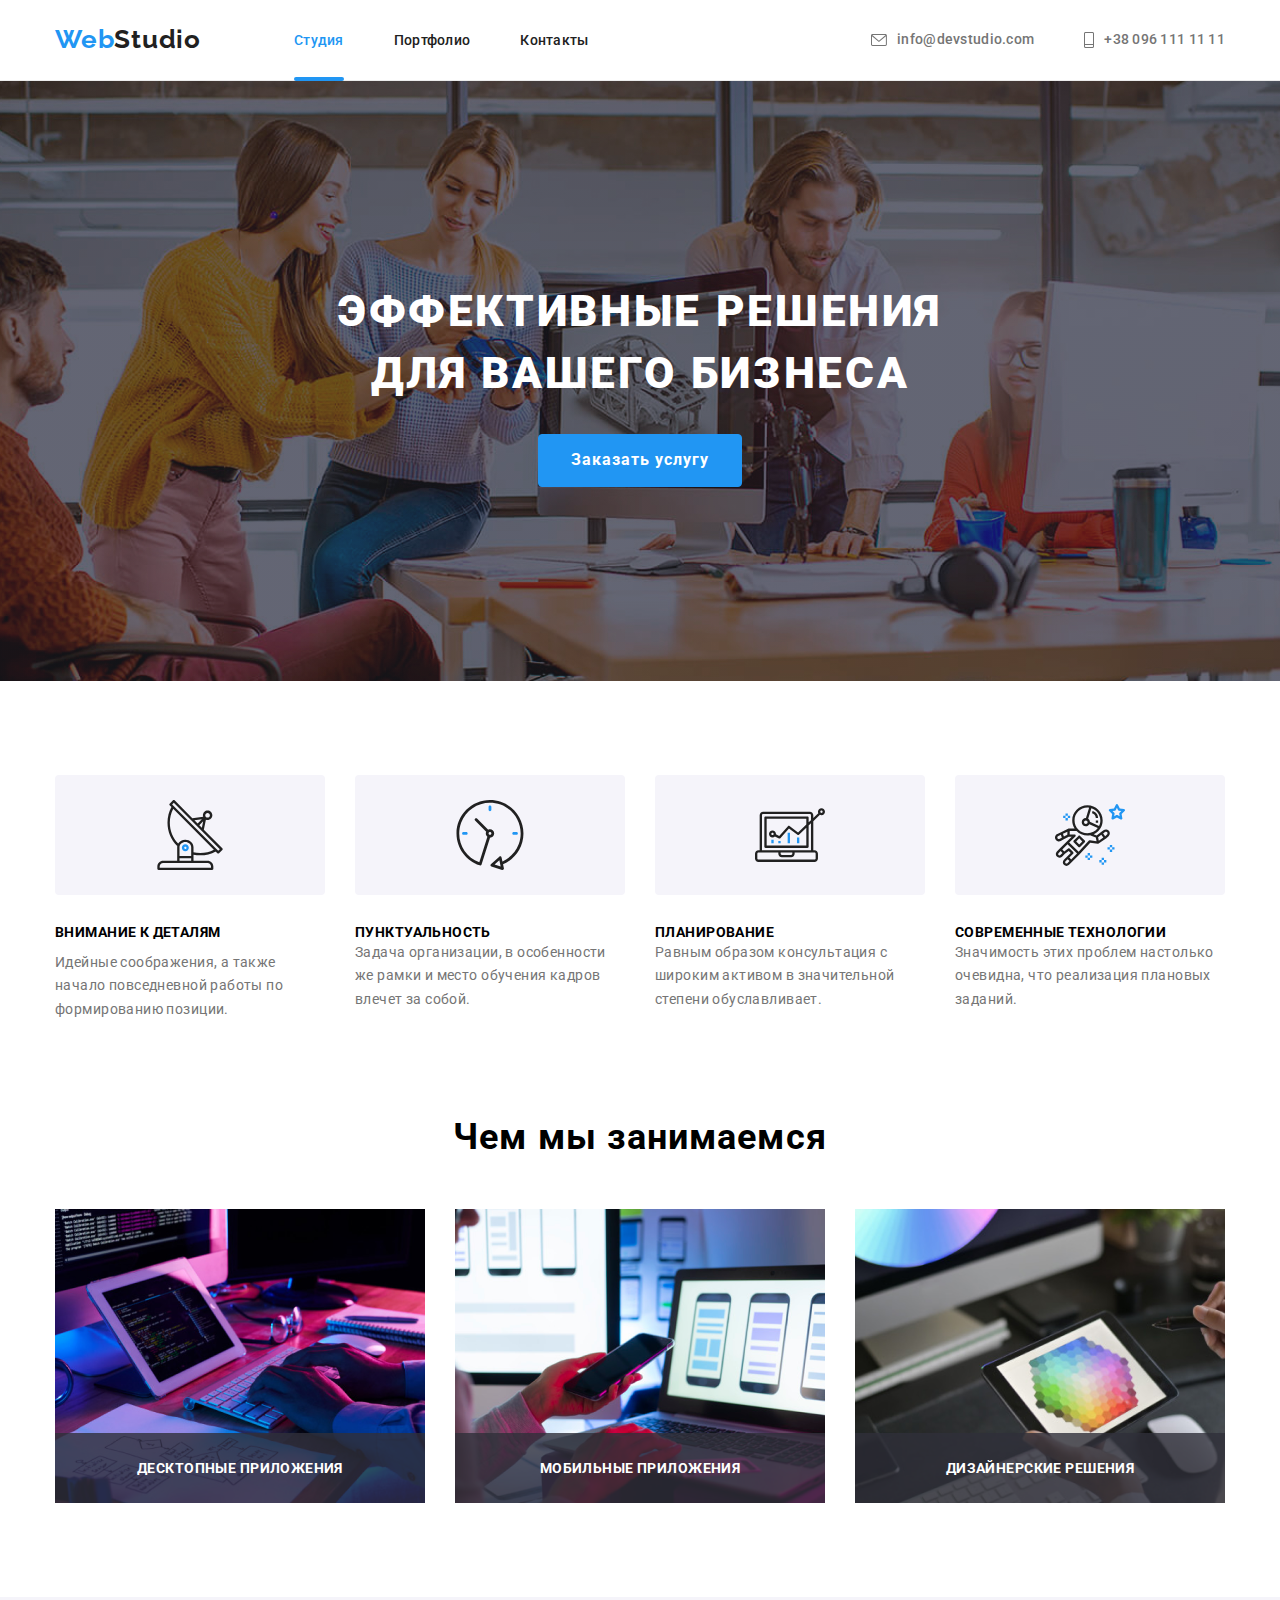
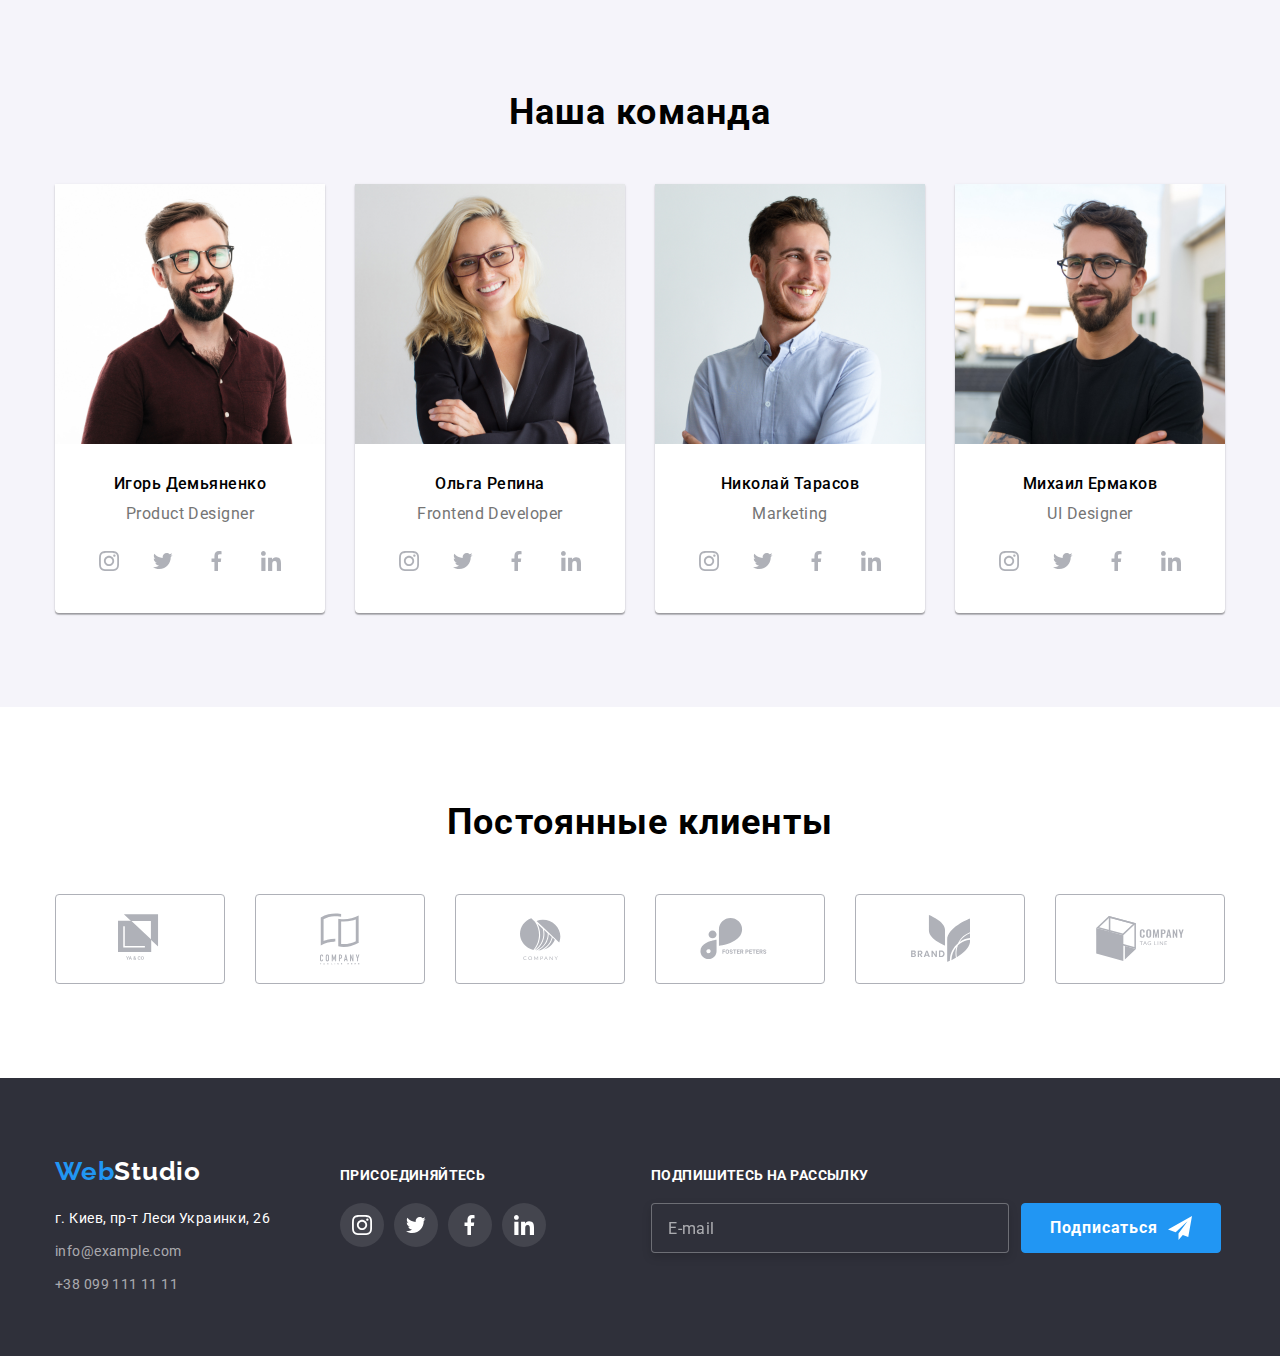
<file: index.html>
<!DOCTYPE html>
<html lang="ru">
  <head>
    <meta charset="UTF-8" />
    <meta name="viewport" content="width=device-width, initial-scale=1.0" />
    <title>Web Studio</title>
    <link rel="preconnect" href="https://fonts.gstatic.com" />
    <link
      href="https://fonts.googleapis.com/css2?family=Raleway:wght@700&family=Roboto:ital,wght@0,400;0,500;0,700;1,900&display=swap"
      rel="stylesheet"
    />
    <!-- <link rel="stylesheet" href="./css/modern-normalize.css" /> -->
    <!-- <link rel="stylesheet" href="./css/common.css" />
    <link rel="stylesheet" href="./css/main.css" /> -->

    <link rel="stylesheet" href="./css/main.min.css" />
  </head>
  <body>
    <header class="site-header">
      <div class="container site-header__container">
        <nav class="nav">
          <a href="./index.html" class="logo site-header--logo"
            ><span class="logo__text-left">Web</span
            ><span class="logo__text-right">Studio</span></a
          >

          <ul class="site-menu">
            <li class="site-menu__item">
              <a href="#" class="site-menu__link site-menu__link--current"
                >Студия</a
              >
            </li>
            <li class="site-menu__item">
              <a href="./portfolio.html" class="site-menu__link">Портфолио</a>
            </li>
            <li class="site-menu__item">
              <a href="#" class="site-menu__link">Контакты</a>
            </li>
          </ul>
        </nav>

        <ul class="nav-contacts">
          <li class="nav-contacts__item">
            <a class="nav-contacts__link" href="mailto:info@devstudio.com">
              <svg class="nav-contacts__icon" width="16" height="12">
                <use href="./image/symbol-defs.svg#envelope"></use>
              </svg>
              info@devstudio.com</a
            >
          </li>
          <li class="nav-contacts__item">
            <a class="nav-contacts__link" href="tel:+380961111111">
              <svg class="nav-contacts__icon" width="10" height="16">
                <use href="./image/symbol-defs.svg#phone"></use>
              </svg>

              +38 096 111 11 11</a
            >
          </li>
        </ul>
      </div>
    </header>
    <main>
      <section class="hero">
        <div class="hero__overlay">
          <div class="container hero__container">
            <h1 class="hero__title">
              Эффективные решения <br />
              для вашего бизнеса
            </h1>
            <!-- <button class="btn">Заказать услугу</button> -->
            <button class="hero__btn" data-modal-open>Заказать услугу</button>
            <!-- <form class="form" autocomplete="off">
              <div class="form-field">
                <h3 class="form-title">
                  Оставьте свои данные, мы вам перезвоним
                </h3>
                <label class=""></label>
              </div>
            </form> -->
          </div>
        </div>
      </section>
      <section class="advantages">
        <div class="container advantages__container">
          <h2 class="visually-hidden">Преимущества</h2>
          <ul class="advantages__list">
            <li class="advantages__item">
              <div class="advantages__thumb">
                <svg class="advantages__icon">
                  <use href="./image/symbol-defs.svg#antena"></use>
                </svg>
              </div>
              <h3 class="pretitle advantages__pretitle">Внимание к деталям</h3>
              <p class="advantages__text">
                Идейные соображения, а также начало повседневной работы по
                формированию позиции.
              </p>
            </li>
            <li class="advantages__item">
              <div class="advantages__thumb">
                <svg class="advantages__icon">
                  <use href="./image/symbol-defs.svg#clock"></use>
                </svg>
              </div>
              <h3 class="pretitle">Пунктуальность</h3>
              <p class="advantages__text">
                Задача организации, в особенности же рамки и место обучения
                кадров влечет за собой.
              </p>
            </li>
            <li class="advantages__item">
              <div class="advantages__thumb">
                <svg class="advantages__icon">
                  <use href="./image/symbol-defs.svg#monitor"></use>
                </svg>
              </div>
              <h3 class="pretitle">Планирование</h3>
              <p class="advantages__text">
                Равным образом консультация с широким активом в значительной
                степени обуславливает.
              </p>
            </li>
            <li class="advantages__item">
              <div class="advantages__thumb">
                <svg class="advantages__icon">
                  <use href="./image/symbol-defs.svg#astronaut"></use>
                </svg>
              </div>
              <h3 class="pretitle">Современные технологии</h3>
              <p class="advantages__text">
                Значимость этих проблем настолько очевидна, что реализация
                плановых заданий.
              </p>
            </li>
          </ul>
        </div>
      </section>
      <section class="task">
        <div class="container task__container">
          <h2 class="title">Чем мы занимаемся</h2>
          <ul class="task__list">
            <li class="task__item">
              <div class="task__thumb">
                <img src="./image/computer.png" alt="компьютер" width="370" />
                <h3 class="task__name">Десктопные приложения</h3>
              </div>
            </li>
            <li class="task__item">
              <div class="task__thumb">
                <img src="./image/laptop.png" alt="ноутбук" width="370" />
                <h3 class="task__name">Мобильные приложения</h3>
              </div>
            </li>
            <li class="task__item">
              <div class="task__thumb">
                <img src="./image/tablet.png" alt="планшет" width="370" />
                <h3 class="task__name">Дизайнерские решения</h3>
              </div>
            </li>
          </ul>
        </div>
      </section>
      <section class="team">
        <div class="container team__container">
          <h2 class="title">Наша команда</h2>
          <ul class="team__list">
            <li class="team__item">
              <img src="./image/ihor.jpg" alt="Игорь Демьяненко" width="270" />
              <div class="team__thumb">
                <h3 class="team__name">Игорь Демьяненко</h3>
                <p lang="en" class="team__position">Product Designer</p>
                <ul class="icon__list">
                  <li class="icon__item">
                    <a class="icon__link" href="#">
                      <svg class="icon" width="20" height="20">
                        <use href="./image/symbol-defs.svg#instagram"></use>
                      </svg>
                    </a>
                  </li>
                  <li class="icon__item">
                    <a class="icon__link" href="#">
                      <svg class="icon" width="20" height="20">
                        <use href="./image/symbol-defs.svg#twitter"></use>
                      </svg>
                    </a>
                  </li>
                  <li class="icon__item">
                    <a class="icon__link" href="#">
                      <svg class="icon" width="20" height="20">
                        <use href="./image/symbol-defs.svg#facebook"></use>
                      </svg>
                    </a>
                  </li>
                  <li class="icon__item">
                    <a class="icon__link" href="#">
                      <svg class="icon" width="20" height="20">
                        <use href="./image/symbol-defs.svg#linkedin"></use>
                      </svg>
                    </a>
                  </li>
                </ul>
              </div>
            </li>
            <li class="team__item">
              <img src="./image/olha.jpg" alt="Ольга Репина" width="270" />
              <div class="team__thumb">
                <h3 class="team__name">Ольга Репина</h3>
                <p lang="en" class="team__position">Frontend Developer</p>
                <ul class="icon__list">
                  <li class="icon__item">
                    <a class="icon__link" href="#">
                      <svg class="icon" width="20" height="20">
                        <use href="./image/symbol-defs.svg#instagram"></use>
                      </svg>
                    </a>
                  </li>
                  <li class="icon__item">
                    <a class="icon__link" href="#">
                      <svg class="icon" width="20" height="20">
                        <use href="./image/symbol-defs.svg#twitter"></use>
                      </svg>
                    </a>
                  </li>
                  <li class="icon__item">
                    <a class="icon__link" href="#">
                      <svg class="icon" width="20" height="20">
                        <use href="./image/symbol-defs.svg#facebook"></use>
                      </svg>
                    </a>
                  </li>
                  <li class="icon__item">
                    <a class="icon__link" href="#">
                      <svg class="icon" width="20" height="20">
                        <use href="./image/symbol-defs.svg#linkedin"></use>
                      </svg>
                    </a>
                  </li>
                </ul>
              </div>
            </li>
            <li class="team__item">
              <img
                src="./image/nikolai.jpg"
                alt="Николай Тарасов"
                width="270"
              />
              <div class="team__thumb">
                <h3 class="team__name">Николай Тарасов</h3>
                <p lang="en" class="team__position">Marketing</p>
                <ul class="icon__list">
                  <li class="icon__item">
                    <a class="icon__link" href="#">
                      <svg class="icon" width="20" height="20">
                        <use href="./image/symbol-defs.svg#instagram"></use>
                      </svg>
                    </a>
                  </li>
                  <li class="icon__item">
                    <a class="icon__link" href="#">
                      <svg class="icon" width="20" height="20">
                        <use href="./image/symbol-defs.svg#twitter"></use>
                      </svg>
                    </a>
                  </li>
                  <li class="icon__item">
                    <a class="icon__link" href="#">
                      <svg class="icon" width="20" height="20">
                        <use href="./image/symbol-defs.svg#facebook"></use>
                      </svg>
                    </a>
                  </li>
                  <li class="icon__item">
                    <a class="icon__link" href="#">
                      <svg class="icon" width="20" height="20">
                        <use href="./image/symbol-defs.svg#linkedin"></use>
                      </svg>
                    </a>
                  </li>
                </ul>
              </div>
            </li>
            <li class="team__item">
              <img src="./image/misha.jpg" alt="Михаил Ермаков" width="270" />
              <div class="team__thumb">
                <h3 class="team__name">Михаил Ермаков</h3>
                <p lang="en" class="team__position">UI Designer</p>
                <ul class="icon__list">
                  <li class="icon__item">
                    <a class="icon__link" href="#">
                      <svg class="icon" width="20" height="20">
                        <use href="./image/symbol-defs.svg#instagram"></use>
                      </svg>
                    </a>
                  </li>
                  <li class="icon__item">
                    <a class="icon__link" href="#">
                      <svg class="icon" width="20" height="20">
                        <use href="./image/symbol-defs.svg#twitter"></use>
                      </svg>
                    </a>
                  </li>
                  <li class="icon__item">
                    <a class="icon__link" href="#">
                      <svg class="icon" width="20" height="20">
                        <use href="./image/symbol-defs.svg#facebook"></use>
                      </svg>
                    </a>
                  </li>
                  <li class="icon__item">
                    <a class="icon__link" href="#">
                      <svg class="icon" width="20" height="20">
                        <use href="./image/symbol-defs.svg#linkedin"></use>
                      </svg>
                    </a>
                  </li>
                </ul>
              </div>
            </li>
          </ul>
        </div>
      </section>
      <section class="client">
        <div class="container client__container">
          <h2 class="title">Постоянные клиенты</h2>
          <ul class="client__list">
            <li class="client__item">
              <a href="#" class="client__link"
                ><svg class="client__icon" width="44.27" height="49.23">
                  <use href="./image/symbol-defs.svg#logo1"></use>
                </svg>
              </a>
            </li>

            <li class="client__item">
              <a href="#" class="client__link"
                ><svg class="client__icon" width="40" height="52">
                  <use href="./image/symbol-defs.svg#logo2"></use>
                </svg>
              </a>
            </li>

            <li class="client__item">
              <a href="#" class="client__link"
                ><svg class="client__icon" width="41" height="42.6">
                  <use href="./image/symbol-defs.svg#logo3"></use>
                </svg>
              </a>
            </li>

            <li class="client__item">
              <a href="#" class="client__link"
                ><svg class="client__icon" width="79.66" height="42.02">
                  <use href="./image/symbol-defs.svg#logo4"></use>
                </svg>
              </a>
            </li>

            <li class="client__item">
              <a href="#" class="client__link"
                ><svg class="client__icon" width="59" height="47">
                  <use href="./image/symbol-defs.svg#logo5"></use>
                </svg>
              </a>
            </li>

            <li class="client__item">
              <a href="#" class="client__link"
                ><svg class="client__icon" width="88.48" height="45.44">
                  <use href="./image/symbol-defs.svg#logo6"></use>
                </svg>
              </a>
            </li>
          </ul>
        </div>
      </section>
    </main>
    <footer class="footer">
      <div class="container footer__container">
        <div class="footer-address">
          <a href="./index.html" class="logo"
            ><span class="logo__text-left">Web</span
            ><span class="logo__text-footer">Studio</span></a
          >

          <address>
            <p class="address">г. Киев, пр-т Леси Украинки, 26</p>
            <ul class="address__list">
              <li class="address__item">
                <a href="mailto:info@example.com" class="address__link"
                  >info@example.com</a
                >
              </li>
              <li class="address__item">
                <a href="tel:+380991111111:" class="address__link"
                  >+38 099 111 11 11</a
                >
              </li>
            </ul>
          </address>
        </div>
        <div class="footer-icons">
          <h3 class="pretitle footer-icons__pretitle">присоединяйтесь</h3>
          <ul class="footer-icons__list">
            <li class="footer-icons__item">
              <a class="footer-icons__links" href="#">
                <svg class="icon" width="20" height="20">
                  <use href="./image/symbol-defs.svg#instagram"></use>
                </svg>
              </a>
            </li>
            <li class="footer-icons__item">
              <a
                class="footer-icons__links"
                href="https://www.google.com.ua/?hl=ru"
                target="blanc"
              >
                <svg class="icon" width="20" height="20">
                  <use href="./image/symbol-defs.svg#twitter"></use>
                </svg>
              </a>
            </li>
            <li class="footer-icons__item">
              <a class="footer-icons__links" href="#">
                <svg class="icon" width="20" height="20">
                  <use href="./image/symbol-defs.svg#facebook"></use>
                </svg>
              </a>
            </li>
            <li class="footer-icons__item">
              <a class="footer-icons__links" href="#">
                <svg class="icon" width="20" height="20">
                  <use href="./image/symbol-defs.svg#linkedin"></use>
                </svg>
              </a>
            </li>
          </ul>
        </div>
        <div class="subscribe">
          <h3 class="pretitle subscribe__pretitle">Подпишитесь на рассылку</h3>
          <div class="subscribe__wrap">
            <label for="email" class="subscribe__email">
              <input
                class="subscribe__input"
                type="email"
                name="email"
                placeholder="E-mail"
                id="email"
              />
            </label>

            <button class="subscribe__btn" type="submit">
              Подписаться
              <svg class="subscribe__icon" width="24" height="24">
                <use href="./image/symbol-defs.svg#icon-send"></use>
              </svg>
            </button>
          </div>
        </div>
      </div>
    </footer>
    <div class="backdrop backdrop__is-hidden" data-modal>
      <div class="modal backdrop__is-hidden--modal">
        <button class="icon__close">
          <svg class="close" width="18" height="18" data-modal-close>
            <use href="./image/symbol-defs.svg#close"></use>
          </svg>
        </button>
        <form class="form-modal" autocomplete="off">
          <h3 class="form-modal__title">
            Оставьте свои данные, мы вам перезвоним
          </h3>

          <!-- <div class="form-modal-field"> -->
          <label class="form-modal__label" for="user-name">Имя</label>
          <div class="form-modal__wrap">
            <input
              class="form-modal__input"
              type="text"
              name="name"
              id="user-name"
            />
            <svg class="form-modal__icon" width="18" height="18">
              <use href="./image/symbol-defs.svg#icon-person"></use>
            </svg>
          </div>
          <!-- </div> -->

          <label class="form-modal__label" for="user-tel">Телефон</label>
          <div class="form-modal__wrap">
            <input
              class="form-modal__input"
              type="tel"
              name="tel"
              id="user-tel"
            />
            <svg class="form-modal__icon" width="18" height="18">
              <use href="./image/symbol-defs.svg#icon-phone"></use>
            </svg>
          </div>

          <label class="form-modal__label" for="user-email">Почта</label>
          <div class="form-modal__wrap">
            <input
              class="form-modal__input"
              type="email"
              name="email"
              id="user-email"
            />
            <svg class="form-modal__icon" width="18" height="18">
              <use href="./image/symbol-defs.svg#icon-email"></use>
            </svg>
          </div>

          <label class="form-modal__label">
            Комментарий
            <textarea
              class="form-modal__comment"
              name="feedback"
              rows="8"
              placeholder="Введите текст"
            ></textarea>
          </label>

          <label class="checkbox">
            <input class="checkbox__input" type="checkbox" name="checkbox" />
            <svg class="checkbox__icon" width="16" height="15">
              <use href="./image/symbol-defs.svg#icon-check"></use>
            </svg>
            <span class="checkbox__text">
              Соглашаюсь с рассылкой и принимаю
              <a href="#" class="checkbox__link">Условия договора</a></span
            >
          </label>
          <button type="submit" class="form-modal__btn">Отправить</button>
        </form>
      </div>
    </div>
    <script src="./js/modal.js"></script>
  </body>
</html>
</file>
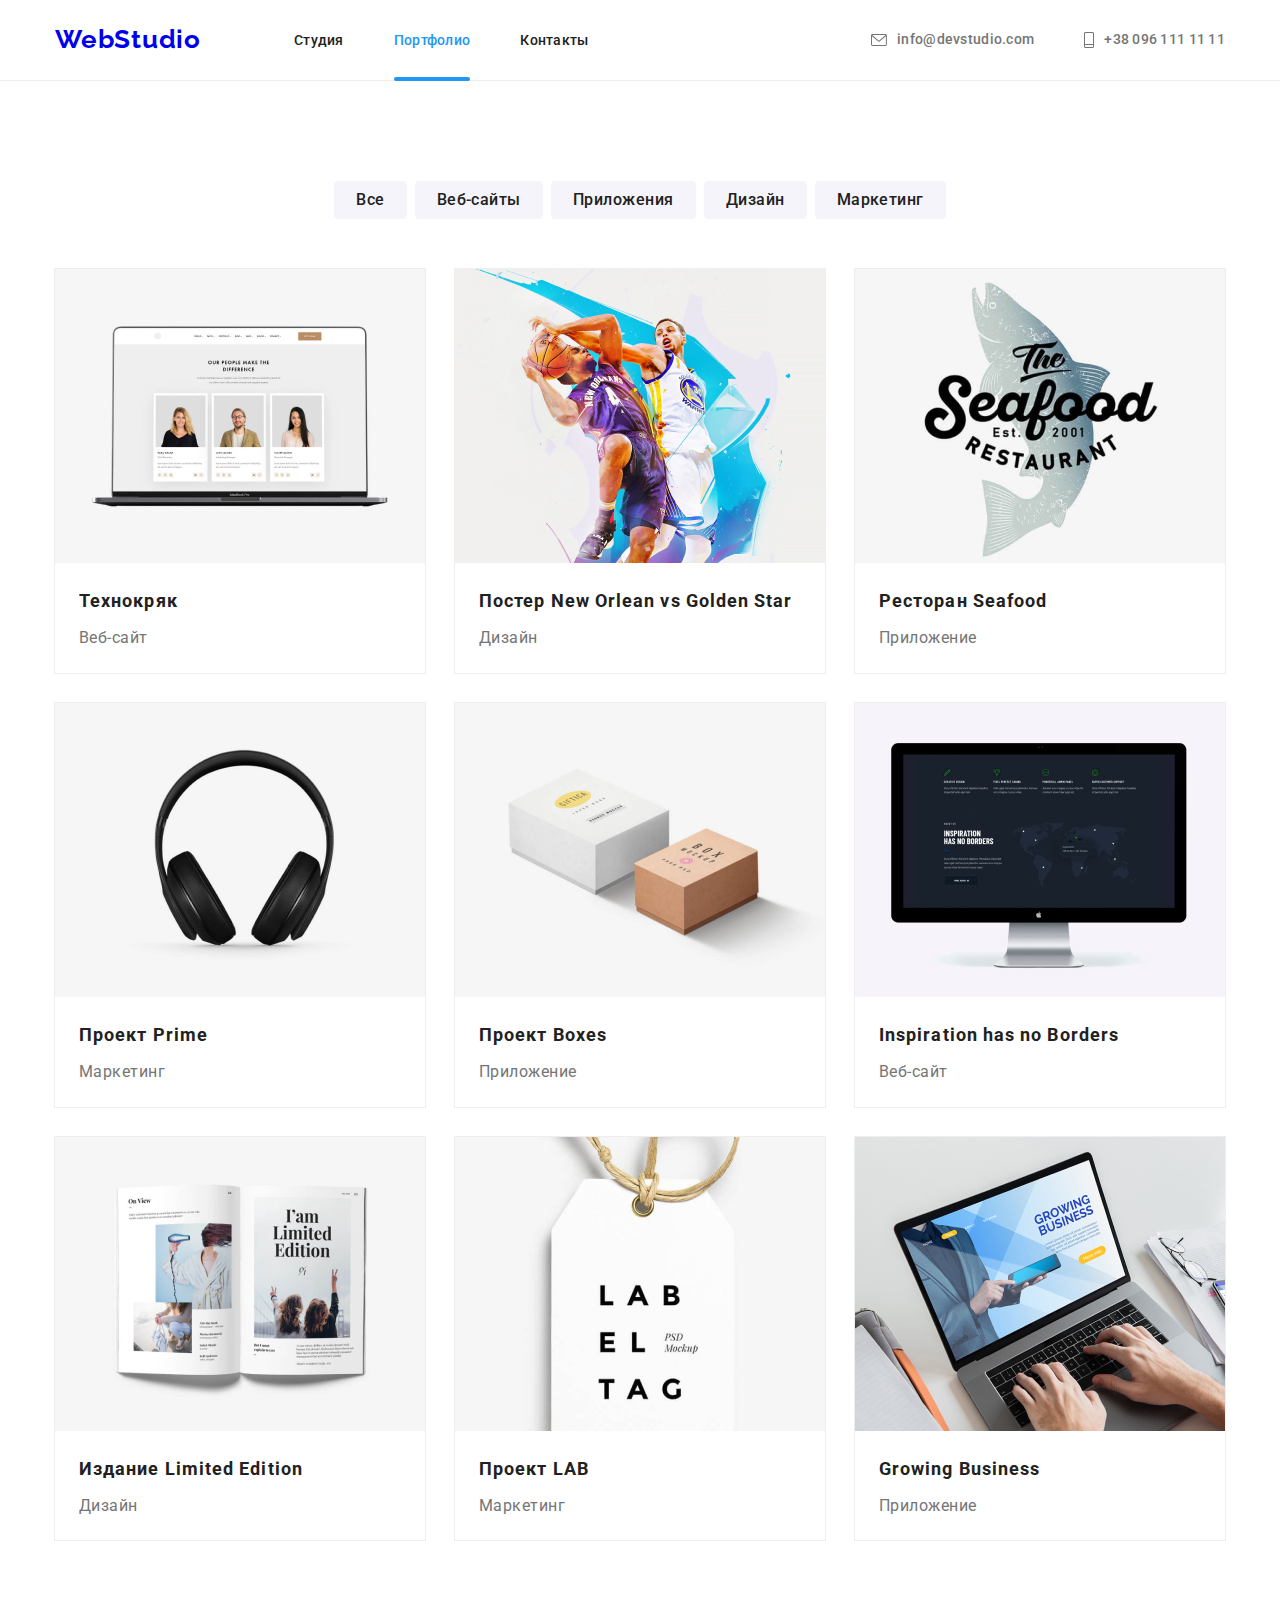
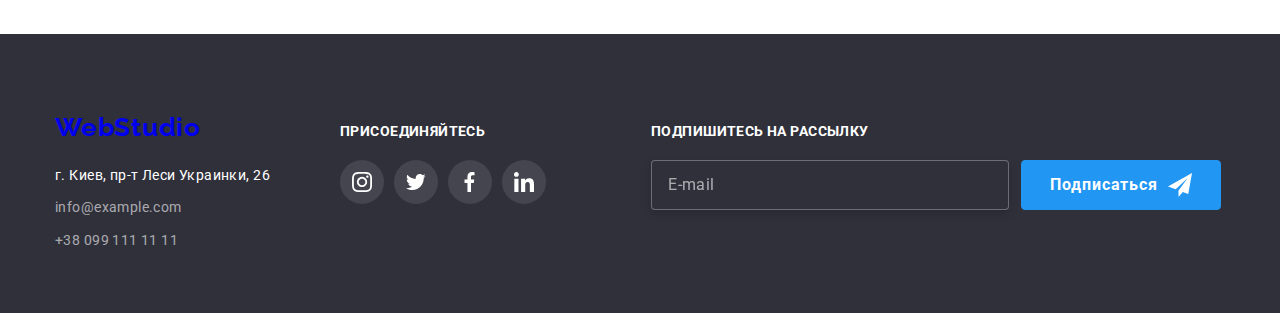
<file: portfolio.html>
<!DOCTYPE html>
<html lang="ru">
  <head>
    <meta charset="UTF-8" />
    <meta name="viewport" content="width=device-width, initial-scale=1.0" />
    <title>WebStudio</title>
    <link rel="preconnect" href="https://fonts.gstatic.com" />
    <link
      href="https://fonts.googleapis.com/css2?family=Raleway:wght@700&family=Roboto:ital,wght@0,400;0,500;0,700;1,900&display=swap"
      rel="stylesheet"
    />
    <!-- <link rel="stylesheet" href="./css/modern-normalize.css" />
    <link rel="stylesheet" href="./css/common.css" />
    <link rel="stylesheet" href="./css/portfolio.css" /> -->
    <link rel="stylesheet" href="./css/main.min.css" />
  </head>
  <body>
    <header class="site-header">
      <div class="container site-header__container">
        <nav class="nav">
          <a href="./index.html" class="logo site-header--logo"
            ><span class="logo--left">Web</span
            ><span class="logo--right">Studio</span></a
          >

          <ul class="site-menu">
            <li class="site-menu__item">
              <a href="./index.html" class="site-menu__link">Студия</a>
            </li>
            <li class="site-menu__item">
              <a href="#" class="site-menu__link site-menu__link--current"
                >Портфолио</a
              >
            </li>
            <li class="site-menu__item">
              <a href="#" class="site-menu__link">Контакты</a>
            </li>
          </ul>
        </nav>

        <ul class="nav-contacts">
          <li class="nav-contacts__item">
            <a class="nav-contacts__link" href="mailto:info@devstudio.com">
              <svg class="nav-contacts__icon" width="16" height="12">
                <use href="./image/symbol-defs.svg#envelope"></use>
              </svg>
              info@devstudio.com</a
            >
          </li>
          <li class="nav-contacts__item">
            <a class="nav-contacts__link" href="tel:+380961111111">
              <svg class="nav-contacts__icon" width="10" height="16">
                <use href="./image/symbol-defs.svg#phone"></use>
              </svg>

              +38 096 111 11 11</a
            >
          </li>
        </ul>
      </div>
    </header>
    <main>
      <section class="portfolio">
        <div class="container portfolio__container">
          <h1 class="visually-hidden">Портфолио</h1>
          <ul class="button">
            <li class="button__item">
              <button type="button" class="button__title">Все</button>
            </li>
            <li class="button__item">
              <button type="button" class="button__title">Веб-сайты</button>
            </li>
            <li class="button__item">
              <button type="button" class="button__title">Приложения</button>
            </li>
            <li class="button__item">
              <button type="button" class="button__title">Дизайн</button>
            </li>
            <li class="button__item">
              <button type="button" class="button__title">Маркетинг</button>
            </li>
          </ul>
          <h2 class="visually-hidden">Примеры</h2>
          <ul class="examples">
            <li class="examples__item">
              <a href="#" class="examples__link">
                <div class="examples__thumb">
                  <img
                    src="./image/technokriak.jpg"
                    alt="технокряк"
                    width="370"
                  />
                  <!-- <div class="examples-overlay"> -->
                  <p class="overlay__text">
                    Технокряк это современная площадка распространения
                    коронавируса. Компании используют эту платформу для
                    цифрового шпионажа и атак на защищённые сервера конкурентов.
                  </p>
                  <!-- </div> -->
                </div>
                <div class="examples__card">
                  <h3 class="examples__name">Технокряк</h3>
                  <p class="examples__text">Веб-сайт</p>
                </div>
              </a>
            </li>
            <li class="examples__item">
              <a href="#" class="examples__link">
                <div class="examples__thumb">
                  <img
                    src="./image/NewOrlean.jpg"
                    alt="Постер New Orlean vs Golden Star"
                    width="370"
                  />
                  <!-- <div class="examples-overlay"> -->
                  <p class="overlay__text">
                    Технокряк это современная площадка распространения
                    коронавируса. Компании используют эту платформу для
                    цифрового шпионажа и атак на защищённые сервера конкурентов.
                  </p>
                  <!-- </div> -->
                </div>
                <div class="examples__card">
                  <h3 class="examples__name">
                    Постер New Orlean vs Golden Star
                  </h3>
                  <p class="examples__text">Дизайн</p>
                </div>
              </a>
            </li>

            <li class="examples__item">
              <a href="#" class="examples__link">
                <div class="examples__thumb">
                  <img
                    src="./image/Seafood.jpg"
                    alt="Ресторан Seafood"
                    width="370"
                  />
                  <!-- <div class="examples-overlay"> -->
                  <p class="overlay__text">
                    Технокряк это современная площадка распространения
                    коронавируса. Компании используют эту платформу для
                    цифрового шпионажа и атак на защищённые сервера конкурентов.
                  </p>
                  <!-- </div> -->
                </div>
                <div class="examples__card">
                  <h3 class="examples__name">Ресторан Seafood</h3>
                  <p class="examples__text">Приложение</p>
                </div>
              </a>
            </li>
            <!-- </li> -->
            <li class="examples__item">
              <a href="#" class="examples__link">
                <div class="examples__thumb">
                  <!-- <div class="examples-thumb"> -->
                  <img src="./image/Prime.jpg" alt="Проект Prime" width="370" />
                  <!-- <div class="examples-overlay"> -->
                  <p class="overlay__text">
                    Технокряк это современная площадка распространения
                    коронавируса. Компании используют эту платформу для
                    цифрового шпионажа и атак на защищённые сервера конкурентов.
                  </p>
                  <!-- </div> -->
                </div>
                <div class="examples__card">
                  <h3 class="examples__name">Проект Prime</h3>
                  <p class="examples__text">Маркетинг</p>
                </div>
              </a>
            </li>
            <li class="examples__item">
              <a href="#" class="examples__link">
                <div class="examples__thumb">
                  <img src="./image/Boxes.jpg" alt="Проект Boxes" width="370" />
                  <!-- <div class="examples-overlay"> -->
                  <p class="overlay__text">
                    Технокряк это современная площадка распространения
                    коронавируса. Компании используют эту платформу для
                    цифрового шпионажа и атак на защищённые сервера конкурентов.
                  </p>
                  <!-- </div> -->
                </div>
                <div class="examples__card">
                  <h3 class="examples__name">Проект Boxes</h3>
                  <p class="examples__text">Приложение</p>
                </div>
              </a>
            </li>
            <li class="examples__item">
              <a href="#" class="examples__link">
                <div class="examples__thumb">
                  <img
                    src="./image/Inspiration.jpg"
                    alt="Inspiration has no Borders"
                    width="370"
                  />
                  <!-- <div class="examples-overlay"> -->
                  <p class="overlay__text">
                    Технокряк это современная площадка распространения
                    коронавируса. Компании используют эту платформу для
                    цифрового шпионажа и атак на защищённые сервера конкурентов.
                  </p>
                  <!-- </div> -->
                </div>
                <div class="examples__card">
                  <h3 class="examples__name">Inspiration has no Borders</h3>
                  <p class="examples__text">Веб-сайт</p>
                </div>
              </a>
            </li>
            <li class="examples__item">
              <a href="#" class="examples__link">
                <div class="examples__thumb">
                  <img
                    src="./image/Edition.jpg"
                    alt="Издание Limited Edition"
                    width="370"
                  />
                  <!-- <div class="examples-overlay"> -->
                  <p class="overlay__text">
                    Технокряк это современная площадка распространения
                    коронавируса. Компании используют эту платформу для
                    цифрового шпионажа и атак на защищённые сервера конкурентов.
                  </p>
                  <!-- </div> -->
                </div>
                <div class="examples__card">
                  <h3 class="examples__name">Издание Limited Edition</h3>
                  <p class="examples__text">Дизайн</p>
                </div>
              </a>
            </li>
            <li class="examples__item">
              <a href="#" class="examples__link">
                <div class="examples__thumb">
                  <img src="./image/LAB.jpg" alt="Проект LAB" width="370" />
                  <!-- <div class="examples-overlay"> -->
                  <p class="overlay__text">
                    Технокряк это современная площадка распространения
                    коронавируса. Компании используют эту платформу для
                    цифрового шпионажа и атак на защищённые сервера конкурентов.
                  </p>
                  <!-- </div> -->
                </div>
                <div class="examples__card">
                  <h3 class="examples__name">Проект LAB</h3>
                  <p class="examples__text">Маркетинг</p>
                </div>
              </a>
            </li>
            <li class="examples__item">
              <a href="#" class="examples__link">
                <div class="examples__thumb">
                  <img
                    src="./image/GrowingBusiness.jpg"
                    alt="Growing Business"
                    width="370"
                  />
                  <!-- <div class="examples-overlay"> -->
                  <p class="overlay__text">
                    Технокряк это современная площадка распространения
                    коронавируса. Компании используют эту платформу для
                    цифрового шпионажа и атак на защищённые сервера конкурентов.
                  </p>
                  <!-- </div> -->
                </div>
                <div class="examples__card">
                  <h3 class="examples__name">Growing Business</h3>
                  <p class="examples__text">Приложение</p>
                </div>
              </a>
            </li>
          </ul>
        </div>
      </section>
    </main>
    <footer class="footer">
      <div class="container footer__container">
        <div class="footer-address">
          <a href="./index.html" class="logo"
            ><span class="logo--left">Web</span
            ><span class="logo--footer">Studio</span></a
          >

          <address>
            <p class="address">г. Киев, пр-т Леси Украинки, 26</p>
            <ul class="address__list">
              <li class="address__item">
                <a href="mailto:info@example.com" class="address__link"
                  >info@example.com</a
                >
              </li>
              <li class="address__item">
                <a href="tel:+380991111111:" class="address__link"
                  >+38 099 111 11 11</a
                >
              </li>
            </ul>
          </address>
        </div>
        <div class="footer-icons">
          <h3 class="pretitle footer-icons__pretitle">присоединяйтесь</h3>
          <ul class="footer-icons__list">
            <li class="footer-icons__item">
              <a class="footer-icons__links" href="#">
                <svg class="icon" width="20" height="20">
                  <use href="./image/symbol-defs.svg#instagram"></use>
                </svg>
              </a>
            </li>
            <li class="footer-icons__item">
              <a
                class="footer-icons__links"
                href="https://www.google.com.ua/?hl=ru"
                target="blanc"
              >
                <svg class="icon" width="20" height="20">
                  <use href="./image/symbol-defs.svg#twitter"></use>
                </svg>
              </a>
            </li>
            <li class="footer-icons__item">
              <a class="footer-icons__links" href="#">
                <svg class="icon" width="20" height="20">
                  <use href="./image/symbol-defs.svg#facebook"></use>
                </svg>
              </a>
            </li>
            <li class="footer-icons__item">
              <a class="footer-icons__links" href="#">
                <svg class="icon" width="20" height="20">
                  <use href="./image/symbol-defs.svg#linkedin"></use>
                </svg>
              </a>
            </li>
          </ul>
        </div>
        <div class="subscribe">
          <h3 class="pretitle subscribe__pretitle">Подпишитесь на рассылку</h3>
          <div class="subscribe__wrap">
            <label for="email" class="subscribe__email">
              <input
                class="subscribe__input"
                type="email"
                name="email"
                placeholder="E-mail"
                id="email"
              />
            </label>

            <button class="subscribe__btn" type="submit">
              Подписаться
              <svg class="subscribe__icon" width="24" height="24">
                <use href="./image/symbol-defs.svg#icon-send"></use>
              </svg>
            </button>
          </div>
        </div>
      </div>
    </footer>
  </body>
</html>
</file>
<file: css/main.css>
/*
Document
========
*/
/**
Use a better box model (opinionated).
*/
*,
*::before,
*::after {
  -webkit-box-sizing: border-box;
          box-sizing: border-box;
}

/**
Use a more readable tab size (opinionated).
*/
:root {
  -moz-tab-size: 4;
  -o-tab-size: 4;
     tab-size: 4;
}

/**
1. Correct the line height in all browsers.
2. Prevent adjustments of font size after orientation changes in iOS.
*/
html {
  line-height: 1.15;
  /* 1 */
  -webkit-text-size-adjust: 100%;
  /* 2 */
}

/*
Sections
========
*/
/**
Remove the margin in all browsers.
*/
body {
  margin: 0;
}

/**
Improve consistency of default fonts in all browsers. (https://github.com/sindresorhus/modern-normalize/issues/3)
*/
body {
  font-family: system-ui, -apple-system, "Segoe UI", Roboto, Helvetica, Arial, sans-serif, "Apple Color Emoji", "Segoe UI Emoji";
}

/*
Grouping content
================
*/
/**
1. Add the correct height in Firefox.
2. Correct the inheritance of border color in Firefox. (https://bugzilla.mozilla.org/show_bug.cgi?id=190655)
*/
hr {
  height: 0;
  /* 1 */
  color: inherit;
  /* 2 */
}

/*
Text-level semantics
====================
*/
/**
Add the correct text decoration in Chrome, Edge, and Safari.
*/
abbr[title] {
  -webkit-text-decoration: underline dotted;
          text-decoration: underline dotted;
}

/**
Add the correct font weight in Edge and Safari.
*/
b,
strong {
  font-weight: bolder;
}

/**
1. Improve consistency of default fonts in all browsers. (https://github.com/sindresorhus/modern-normalize/issues/3)
2. Correct the odd 'em' font sizing in all browsers.
*/
code,
kbd,
samp,
pre {
  font-family: ui-monospace, SFMono-Regular, Consolas, 'Liberation Mono', Menlo, monospace;
  /* 1 */
  font-size: 1em;
  /* 2 */
}

/**
Add the correct font size in all browsers.
*/
small {
  font-size: 80%;
}

/**
Prevent 'sub' and 'sup' elements from affecting the line height in all browsers.
*/
sub,
sup {
  font-size: 75%;
  line-height: 0;
  position: relative;
  vertical-align: baseline;
}

sub {
  bottom: -0.25em;
}

sup {
  top: -0.5em;
}

/*
Tabular data
============
*/
/**
1. Remove text indentation from table contents in Chrome and Safari. (https://bugs.chromium.org/p/chromium/issues/detail?id=999088, https://bugs.webkit.org/show_bug.cgi?id=201297)
2. Correct table border color inheritance in all Chrome and Safari. (https://bugs.chromium.org/p/chromium/issues/detail?id=935729, https://bugs.webkit.org/show_bug.cgi?id=195016)
*/
table {
  text-indent: 0;
  /* 1 */
  border-color: inherit;
  /* 2 */
}

/*
Forms
=====
*/
/**
1. Change the font styles in all browsers.
2. Remove the margin in Firefox and Safari.
*/
button,
input,
optgroup,
select,
textarea {
  font-family: inherit;
  /* 1 */
  font-size: 100%;
  /* 1 */
  line-height: 1.15;
  /* 1 */
  margin: 0;
  /* 2 */
}

/**
Remove the inheritance of text transform in Edge and Firefox.
1. Remove the inheritance of text transform in Firefox.
*/
button,
select {
  /* 1 */
  text-transform: none;
}

/**
Correct the inability to style clickable types in iOS and Safari.
*/
button,
[type='button'],
[type='reset'],
[type='submit'] {
  -webkit-appearance: button;
}

/**
Remove the inner border and padding in Firefox.
*/
::-moz-focus-inner {
  border-style: none;
  padding: 0;
}

/**
Restore the focus styles unset by the previous rule.
*/
:-moz-focusring {
  outline: 1px dotted ButtonText;
}

/**
Remove the additional ':invalid' styles in Firefox.
See: https://github.com/mozilla/gecko-dev/blob/2f9eacd9d3d995c937b4251a5557d95d494c9be1/layout/style/res/forms.css#L728-L737
*/
:-moz-ui-invalid {
  box-shadow: none;
}

/**
Remove the padding so developers are not caught out when they zero out 'fieldset' elements in all browsers.
*/
legend {
  padding: 0;
}

/**
Add the correct vertical alignment in Chrome and Firefox.
*/
progress {
  vertical-align: baseline;
}

/**
Correct the cursor style of increment and decrement buttons in Safari.
*/
::-webkit-inner-spin-button,
::-webkit-outer-spin-button {
  height: auto;
}

/**
1. Correct the odd appearance in Chrome and Safari.
2. Correct the outline style in Safari.
*/
[type='search'] {
  -webkit-appearance: textfield;
  /* 1 */
  outline-offset: -2px;
  /* 2 */
}

/**
Remove the inner padding in Chrome and Safari on macOS.
*/
::-webkit-search-decoration {
  -webkit-appearance: none;
}

/**
1. Correct the inability to style clickable types in iOS and Safari.
2. Change font properties to 'inherit' in Safari.
*/
::-webkit-file-upload-button {
  -webkit-appearance: button;
  /* 1 */
  font: inherit;
  /* 2 */
}

/*
Interactive
===========
*/
/*
Add the correct display in Chrome and Safari.
*/
summary {
  display: list-item;
}

ul {
  list-style: none;
}

body {
  font-family: 'Roboto', sans-serif;
  background-color: var(--primary-white);
}

a {
  text-decoration: none;
}

ul {
  list-style: none;
  margin: 0;
  padding: 0;
}

h1,
h2,
h3,
h4,
h5,
h6,
p {
  margin: 0;
}

img {
  display: block;
  max-width: 100%;
  height: auto;
}

.visually-hidden {
  position: absolute;
  width: 1px;
  height: 1px;
  margin: -1px;
  border: 0;
  padding: 0;
  white-space: nowrap;
  -webkit-clip-path: inset(100%);
          clip-path: inset(100%);
  clip: rect(0 0 0 0);
  overflow: hidden;
}

:root {
  --primary-blue: rgba(33, 150, 243, 1);
  --primary-blue-active: rgba(24, 140, 232, 1);
  --bg-black: rgba(47, 48, 58, 1);
  --bg-sect-white: rgba(245, 244, 250, 1);
  --hdr-text-black: rgba(33, 33, 33, 1);
  --primary-white: rgba(255, 255, 255, 1);
  --main-text-grey: rgba(117, 117, 117, 1);
  --ftr-text-grey-op60: rgba(255, 255, 255, 0.6);
  --social-icons: #afb1b8;
  --timing-function: cubic-bezier(0.4, 0, 0.2, 1);
}

.title {
  font-weight: bold;
  font-size: 36px;
  line-height: 1.2;
  text-align: center;
  letter-spacing: 0.03em;
  margin-bottom: 50px;
}

.pretitle {
  font-weight: bold;
  font-size: 14px;
  line-height: 1.1;
  letter-spacing: 0.03em;
  text-transform: uppercase;
  margin-top: 30px;
}

.container {
  width: 1200px;
  padding: 0 15px;
  margin: 0 auto;
}

.site-header {
  border-bottom: 1px solid #ececec;
}

.site-header__container {
  display: -webkit-box;
  display: -ms-flexbox;
  display: flex;
  -webkit-box-pack: justify;
      -ms-flex-pack: justify;
          justify-content: space-between;
  -webkit-box-align: center;
      -ms-flex-align: center;
          align-items: center;
}

.logo {
  font-family: 'Raleway', sans-serif;
  font-weight: bold;
  font-size: 26px;
  line-height: 1.2;
  letter-spacing: 0.03em;
  display: inline-block;
}

.site-header--logo {
  padding-top: 24px;
  padding-bottom: 25px;
}

.logo__text-left {
  color: var(--primary-blue);
}

.logo__text-right {
  color: var(--hdr-text-black);
}

.logo__text-footer {
  color: var(--primary-white);
}

.nav,
.site-menu,
.nav-contacts {
  display: -webkit-box;
  display: -ms-flexbox;
  display: flex;
}

.nav {
  display: -webkit-box;
  display: -ms-flexbox;
  display: flex;
  -webkit-box-align: center;
      -ms-flex-align: center;
          align-items: center;
}

.site-menu {
  display: -webkit-box;
  display: -ms-flexbox;
  display: flex;
  -webkit-box-pack: justify;
      -ms-flex-pack: justify;
          justify-content: space-between;
  margin-left: 93px;
}

.site-menu__item {
  margin-right: 50px;
}

.site-menu__item:last-child {
  margin-right: 0;
}

.site-menu__link {
  font-weight: 500;
  font-size: 14px;
  line-height: 1.14;
  letter-spacing: 0.02em;
  color: var(--hdr-text-black);
  position: relative;
  -webkit-transition: color 250ms var(--timing-function);
  transition: color 250ms var(--timing-function);
}

.site-menu__link:hover, .site-menu__link:focus {
  color: var(--primary-blue);
}

.site-menu__link--current {
  color: var(--primary-blue);
  position: relative;
}

.site-menu__link--current::after {
  content: '';
  display: block;
  width: 100%;
  height: 4px;
  background-color: var(--primary-blue);
  border-radius: 2px;
  position: absolute;
  left: 0;
  margin-top: 28px;
  opacity: 1;
}

.nav-contacts {
  display: -webkit-box;
  display: -ms-flexbox;
  display: flex;
  -webkit-box-align: center;
      -ms-flex-align: center;
          align-items: center;
  -webkit-box-pack: justify;
      -ms-flex-pack: justify;
          justify-content: space-between;
}

.nav-contacts__item:not(:last-child) {
  margin-right: 50px;
}

.nav-contacts__link {
  display: -webkit-box;
  display: -ms-flexbox;
  display: flex;
  -webkit-box-align: center;
      -ms-flex-align: center;
          align-items: center;
  margin: 0;
  padding: 0;
  font-weight: 500;
  font-size: 14px;
  font-style: normal;
  line-height: 1.14;
  letter-spacing: 0.02em;
  color: var(--main-text-grey);
  -webkit-transition: color 250ms var(--timing-function);
  transition: color 250ms var(--timing-function);
}

.nav-contacts__link:hover, .nav-contacts__link:focus {
  color: var(--primary-blue);
}

.nav-contacts__icon {
  margin-right: 10px;
  fill: currentColor;
  -webkit-box-align: center;
      -ms-flex-align: center;
          align-items: center;
}

.footer {
  background-color: var(--bg-black);
}

.footer__container {
  display: -webkit-box;
  display: -ms-flexbox;
  display: flex;
  -webkit-box-align: baseline;
      -ms-flex-align: baseline;
          align-items: baseline;
  padding-top: 60px;
  padding-bottom: 60px;
}

.address {
  font-weight: 400;
  font-size: 14px;
  font-style: normal;
  line-height: 1.7;
  letter-spacing: 0.03em;
  color: var(--primary-white);
  margin-top: 20px;
}

.address__item {
  margin-top: 9px;
}

.address__link {
  font-weight: 400;
  font-size: 14px;
  font-style: normal;
  line-height: 1.7;
  letter-spacing: 0.03em;
  color: var(--ftr-text-grey-op60);
  -webkit-transition: 250ms var(--timing-function);
  transition: 250ms var(--timing-function);
}

.address__link:hover, .address__link:focus {
  color: var(--primary-blue);
}

.footer-icons {
  margin-left: 70px;
}

.footer-icons__pretitle {
  color: var(--primary-white);
  text-transform: uppercase;
  margin-bottom: 20px;
}

.footer-icons__list {
  display: -webkit-box;
  display: -ms-flexbox;
  display: flex;
  -webkit-box-pack: justify;
      -ms-flex-pack: justify;
          justify-content: space-between;
}

.footer-icons__item {
  margin-right: 10px;
}

.footer-icons__item:last-child {
  margin-right: 0px;
}

.footer-icons__links {
  display: -webkit-box;
  display: -ms-flexbox;
  display: flex;
  -webkit-box-align: center;
      -ms-flex-align: center;
          align-items: center;
  -webkit-box-pack: center;
      -ms-flex-pack: center;
          justify-content: center;
  width: 44px;
  height: 44px;
  border-radius: 50%;
  background: rgba(255, 255, 255, 0.1);
  fill: var(--primary-white);
  -webkit-transition: background 250ms var(--timing-function);
  transition: background 250ms var(--timing-function);
}

.footer-icons__links:hover, .footer-icons__links:focus {
  background: var(--primary-blue);
}

.subscribe {
  margin-left: 105px;
}

.subscribe__pretitle {
  color: var(--primary-white);
  text-transform: uppercase;
  margin-bottom: 20px;
}

.subscribe__wrap {
  display: -webkit-box;
  display: -ms-flexbox;
  display: flex;
}

.subscribe__input {
  padding: 15px 16px;
  margin-right: 12px;
  background: var(--bg-black);
  border: 1px solid rgba(255, 255, 255, 0.3);
  -webkit-box-sizing: border-box;
          box-sizing: border-box;
  -webkit-filter: drop-shadow(0px 4px 4px rgba(0, 0, 0, 0.15));
          filter: drop-shadow(0px 4px 4px rgba(0, 0, 0, 0.15));
  border-radius: 4px;
  height: 50px;
  width: 358px;
  outline: none;
}

.subscribe__input::-webkit-input-placeholder {
  font-style: normal;
  font-weight: normal;
  font-size: 16px;
  line-height: 1.25;
  letter-spacing: 0.03em;
  color: var(--ftr-text-grey-op60);
}

.subscribe__input:-ms-input-placeholder {
  font-style: normal;
  font-weight: normal;
  font-size: 16px;
  line-height: 1.25;
  letter-spacing: 0.03em;
  color: var(--ftr-text-grey-op60);
}

.subscribe__input::-ms-input-placeholder {
  font-style: normal;
  font-weight: normal;
  font-size: 16px;
  line-height: 1.25;
  letter-spacing: 0.03em;
  color: var(--ftr-text-grey-op60);
}

.subscribe__input::placeholder {
  font-style: normal;
  font-weight: normal;
  font-size: 16px;
  line-height: 1.25;
  letter-spacing: 0.03em;
  color: var(--ftr-text-grey-op60);
}

.subscribe__btn {
  display: -webkit-box;
  display: -ms-flexbox;
  display: flex;
  -webkit-box-pack: center;
      -ms-flex-pack: center;
          justify-content: center;
  -webkit-box-align: center;
      -ms-flex-align: center;
          align-items: center;
  width: 200px;
  height: 50px;
  padding-top: 10px;
  padding-bottom: 10px;
  font-style: normal;
  font-weight: bold;
  font-size: 16px;
  line-height: 1.87;
  letter-spacing: 0.06em;
  text-align: center;
  background-color: var(--primary-blue);
  color: var(--primary-white);
  border-radius: 4px;
  border: 1px solid var(--primary-blue);
  outline: none;
  -webkit-transition: -webkit-box-shadow 250ms var(--timing-function);
  transition: -webkit-box-shadow 250ms var(--timing-function);
  transition: box-shadow 250ms var(--timing-function);
  transition: box-shadow 250ms var(--timing-function), -webkit-box-shadow 250ms var(--timing-function);
}

.subscribe__btn:hover, .subscribe__btn:focus {
  -webkit-box-shadow: 0px 4px 4px rgba(0, 0, 0, 0.15);
          box-shadow: 0px 4px 4px rgba(0, 0, 0, 0.15);
  cursor: pointer;
}

.subscribe__icon {
  margin-left: 10px;
}

.hero__container {
  padding-top: 200px;
  padding-bottom: 200px;
  min-height: 600px;
  text-align: center;
}

.hero__overlay {
  max-width: 1600px;
  max-height: 600px;
  margin-left: auto;
  margin-right: auto;
  background-image: -webkit-gradient(linear, left top, right top, from(rgba(47, 48, 58, 0.4)), to(rgba(47, 48, 58, 0.4))), url(../image/background.jpg);
  background-image: linear-gradient(to right, rgba(47, 48, 58, 0.4), rgba(47, 48, 58, 0.4)), url(../image/background.jpg);
  background-size: cover;
  background-position: center;
  background-repeat: no-repeat;
}

.hero__title {
  font-weight: 900;
  font-size: 44px;
  line-height: 1.4;
  text-align: center;
  letter-spacing: 0.06em;
  text-transform: uppercase;
  color: var(--primary-white);
  display: block;
}

.hero__btn {
  background-color: var(--primary-blue);
  color: var(--primary-white);
  font-weight: bold;
  font-size: 16px;
  line-height: 1.9;
  text-align: center;
  letter-spacing: 0.06em;
  display: inline-block;
  padding: 10px 32px;
  margin-top: 30px;
  border-radius: 4px;
  border: 1px solid var(--primary-blue);
  outline: none;
  -webkit-transition: -webkit-box-shadow 250ms var(--timing-function);
  transition: -webkit-box-shadow 250ms var(--timing-function);
  transition: box-shadow 250ms var(--timing-function);
  transition: box-shadow 250ms var(--timing-function), -webkit-box-shadow 250ms var(--timing-function);
}

.hero__btn:hover, .hero__btn:focus {
  -webkit-box-shadow: 0px 4px 4px rgba(0, 0, 0, 0.15);
          box-shadow: 0px 4px 4px rgba(0, 0, 0, 0.15);
  cursor: pointer;
}

.advantages__container {
  padding-top: 94px;
  padding-bottom: 94px;
}

.advantages__list {
  display: -webkit-box;
  display: -ms-flexbox;
  display: flex;
  padding: 0;
  margin: 0;
}

.advantages__item {
  width: calc(100% / 4);
  margin-right: 30px;
}

.advantages__item:last-child {
  margin-right: 0px;
}

.advantages__pretitle {
  margin-bottom: 10px;
}

.advantages__text {
  font-weight: normal;
  font-size: 14px;
  line-height: 1.7;
  letter-spacing: 0.03em;
  color: var(--main-text-grey);
}

.advantages__thumb {
  border-radius: 4px;
  width: 270px;
  height: 120px;
  display: -webkit-box;
  display: -ms-flexbox;
  display: flex;
  -webkit-box-pack: center;
      -ms-flex-pack: center;
          justify-content: center;
  -webkit-box-align: center;
      -ms-flex-align: center;
          align-items: center;
  background: var(--bg-sect-white);
}

.advantages__icon {
  width: 70px;
  height: 70px;
}

.task__list {
  display: -webkit-box;
  display: -ms-flexbox;
  display: flex;
  padding: 0;
}

.task__item {
  width: calc(100% / 3);
  margin-right: 30px;
}

.task__item:last-child {
  margin-right: 0px;
}

.task__container {
  padding-bottom: 94px;
}

.task__name {
  width: 100%;
  height: 70px;
  position: absolute;
  bottom: 0;
  left: 0;
  display: -webkit-box;
  display: -ms-flexbox;
  display: flex;
  -webkit-box-align: center;
      -ms-flex-align: center;
          align-items: center;
  -webkit-box-pack: center;
      -ms-flex-pack: center;
          justify-content: center;
  font-style: normal;
  font-weight: bold;
  font-size: 14px;
  line-height: 1.14px;
  letter-spacing: 0.03em;
  text-transform: uppercase;
  color: var(--primary-white);
  text-align: center;
  background: rgba(47, 48, 58, 0.8);
}

.task__thumb {
  position: relative;
}

.team {
  background-color: var(--bg-sect-white);
}

.team__container {
  padding-top: 94px;
  padding-bottom: 94px;
}

.team__thumb {
  padding: 30px 32px;
}

.team__list {
  display: -webkit-box;
  display: -ms-flexbox;
  display: flex;
  padding: 0;
  margin: 0;
}

.team__item {
  width: calc(100% / 4);
  margin-right: 30px;
  background-color: var(--primary-white);
  -webkit-box-shadow: 0px 1px 3px rgba(0, 0, 0, 0.12), 0px 1px 1px rgba(0, 0, 0, 0.14), 0px 2px 1px rgba(0, 0, 0, 0.2);
          box-shadow: 0px 1px 3px rgba(0, 0, 0, 0.12), 0px 1px 1px rgba(0, 0, 0, 0.14), 0px 2px 1px rgba(0, 0, 0, 0.2);
  border-radius: 0px 0px 4px 4px;
}

.team__item:last-child {
  margin-right: 0;
}

.team__name {
  font-weight: 500;
  font-size: 16px;
  line-height: 1.2;
  text-align: center;
  letter-spacing: 0.03em;
  margin-bottom: 10px;
}

.team__position {
  font-weight: normal;
  font-size: 16px;
  line-height: 1.2;
  text-align: center;
  letter-spacing: 0.03em;
  color: var(--main-text-grey);
}

.icon__list {
  display: -webkit-box;
  display: -ms-flexbox;
  display: flex;
  -webkit-box-pack: justify;
      -ms-flex-pack: justify;
          justify-content: space-between;
  text-align: center;
  -webkit-box-align: center;
      -ms-flex-align: center;
          align-items: center;
  margin-top: 16px;
}

.icon__link {
  width: 44px;
  height: 44px;
  display: -webkit-box;
  display: -ms-flexbox;
  display: flex;
  -webkit-box-pack: center;
      -ms-flex-pack: center;
          justify-content: center;
  -webkit-box-align: center;
      -ms-flex-align: center;
          align-items: center;
  background-color: var(--primary-white);
  border-radius: 50%;
  fill: var(--social-icons);
  -webkit-transition: background-color 250ms var(--timing-function), fill 250ms var(--timing-function);
  transition: background-color 250ms var(--timing-function), fill 250ms var(--timing-function);
}

.icon__link:hover, .icon__link:focus {
  background: var(--primary-blue);
  fill: var(--primary-white);
}

.client__container {
  padding-top: 94px;
  padding-bottom: 94px;
}

.client__list {
  display: -webkit-box;
  display: -ms-flexbox;
  display: flex;
  -webkit-box-pack: justify;
      -ms-flex-pack: justify;
          justify-content: space-between;
}

.client__link {
  display: -webkit-box;
  display: -ms-flexbox;
  display: flex;
  -webkit-box-pack: center;
      -ms-flex-pack: center;
          justify-content: center;
  -webkit-box-align: center;
      -ms-flex-align: center;
          align-items: center;
  width: 170px;
  height: 90px;
  border: 1px solid var(--social-icons);
  border-radius: 4px;
  fill: var(--social-icons);
  -webkit-transition: border 250ms var(--timing-function), fill 250ms var(--timing-function);
  transition: border 250ms var(--timing-function), fill 250ms var(--timing-function);
}

.client__link:hover, .client__link:focus {
  border: 1px solid var(--primary-blue);
  fill: var(--primary-blue);
}

.backdrop {
  position: fixed;
  top: 0;
  left: 0;
  width: 100%;
  height: 100%;
  background: rgba(0, 0, 0, 0.2);
  opacity: 1;
  -webkit-transition: opacity 250ms var(--timing-function);
  transition: opacity 250ms var(--timing-function);
}

.backdrop__is-hidden {
  opacity: 0;
  pointer-events: none;
}

.backdrop__is-hidden--modal {
  -webkit-transform: translate(-50%, -50%) scale(0.9);
          transform: translate(-50%, -50%) scale(0.9);
}

.modal {
  position: absolute;
  top: 50%;
  left: 50%;
  -webkit-transform: translate(-50%, -50%) scale(1);
          transform: translate(-50%, -50%) scale(1);
  -webkit-transition: -webkit-transform 250ms var(--timing-function);
  transition: -webkit-transform 250ms var(--timing-function);
  transition: transform 250ms var(--timing-function);
  transition: transform 250ms var(--timing-function), -webkit-transform 250ms var(--timing-function);
  padding: 40px;
  width: 528px;
  height: 581px;
  background-color: var(--primary-white);
  -webkit-box-shadow: 0px 1px 3px rgba(0, 0, 0, 0.12), 0px 1px 1px rgba(0, 0, 0, 0.14), 0px 2px 1px rgba(0, 0, 0, 0.2);
          box-shadow: 0px 1px 3px rgba(0, 0, 0, 0.12), 0px 1px 1px rgba(0, 0, 0, 0.14), 0px 2px 1px rgba(0, 0, 0, 0.2);
  border-radius: 4px;
}

.icon__close {
  position: absolute;
  top: 8px;
  right: 8px;
  cursor: pointer;
  width: 30px;
  height: 30px;
  border-radius: 50%;
  display: -webkit-box;
  display: -ms-flexbox;
  display: flex;
  -webkit-box-align: center;
      -ms-flex-align: center;
          align-items: center;
  background-color: var(--primary-white);
  fill: currentColor;
  border: 1px solid rgba(0, 0, 0, 0.1);
  outline: none;
  -webkit-transition: fill 250ms var(--timing-function);
  transition: fill 250ms var(--timing-function);
}

.icon__close:hover, .icon__close:focus {
  fill: var(--primary-blue);
}

.form-modal__title {
  font-style: normal;
  font-weight: bold;
  font-size: 20px;
  line-height: 1.15;
  text-align: center;
  letter-spacing: 0.03em;
  color: var(--hdr-text-black);
}

.form-modal__label {
  display: block;
  margin-bottom: 4px;
  margin-top: 10px;
  font-style: normal;
  font-weight: normal;
  font-size: 12px;
  line-height: 1.17;
  letter-spacing: 0.01em;
  color: var(--main-text-grey);
}

.form-modal__input {
  width: 100%;
  padding: 11px 30px;
  border: 1px solid rgba(33, 33, 33, 0.2);
  border-radius: 4px;
  -webkit-transition: border 250ms var(--timing-function);
  transition: border 250ms var(--timing-function);
}

.form-modal__input:focus {
  border-color: var(--primary-blue);
  outline: none;
}

.form-modal__input:focus + .form-modal__icon {
  fill: var(--primary-blue);
}

.form-modal__input:hover {
  border-color: var(--primary-blue);
  outline: none;
}

.form-modal__input:hover + .form-modal__icon {
  fill: var(--primary-blue);
}

.form-modal__wrap {
  position: relative;
}

.form-modal__icon {
  position: absolute;
  top: 50%;
  left: 15px;
  -webkit-transform: translateY(-50%);
          transform: translateY(-50%);
  fill: currentColor;
  -webkit-transition: fill 250ms var(--timing-function);
  transition: fill 250ms var(--timing-function);
}

.form-modal__comment {
  width: 100%;
  padding: 12px 16px;
  resize: none;
  margin-top: 4px;
  height: 120px;
  border: 1px solid rgba(33, 33, 33, 0.2);
  border-radius: 4px;
  -webkit-transition: border 250ms var(--timing-function);
  transition: border 250ms var(--timing-function);
}

.form-modal__comment::-webkit-input-placeholder {
  color: rgba(117, 117, 117, 0.5);
}

.form-modal__comment:-ms-input-placeholder {
  color: rgba(117, 117, 117, 0.5);
}

.form-modal__comment::-ms-input-placeholder {
  color: rgba(117, 117, 117, 0.5);
}

.form-modal__comment::placeholder {
  color: rgba(117, 117, 117, 0.5);
}

.form-modal__comment:focus {
  border-color: var(--primary-blue);
  outline: none;
}

.form-modal__comment:hover {
  border-color: var(--primary-blue);
  outline: none;
}

.form-modal__btn {
  display: block;
  margin-left: auto;
  margin-right: auto;
  margin-top: 30px;
  padding: 10px 56px;
  font-style: normal;
  font-weight: bold;
  font-size: 16px;
  line-height: 1.87;
  letter-spacing: 0.06em;
  text-align: center;
  background-color: var(--primary-blue);
  color: var(--primary-white);
  border-radius: 4px;
  border: 1px solid var(--primary-blue);
  outline: none;
  -webkit-box-shadow: 0px 4px 4px rgba(0, 0, 0, 0.15);
          box-shadow: 0px 4px 4px rgba(0, 0, 0, 0.15);
  -webkit-transition: background-color 250ms var(--timing-function), -webkit-box-shadow 250ms var(--timing-function);
  transition: background-color 250ms var(--timing-function), -webkit-box-shadow 250ms var(--timing-function);
  transition: background-color 250ms var(--timing-function), box-shadow 250ms var(--timing-function);
  transition: background-color 250ms var(--timing-function), box-shadow 250ms var(--timing-function), -webkit-box-shadow 250ms var(--timing-function);
}

.form-modal__btn:hover, .form-modal__btn:focus {
  background-color: var(--primary-blue-active);
  -webkit-box-shadow: 0px 4px 4px rgba(0, 0, 0, 0.15);
          box-shadow: 0px 4px 4px rgba(0, 0, 0, 0.15);
  cursor: pointer;
}

.checkbox {
  display: -webkit-box;
  display: -ms-flexbox;
  display: flex;
  -webkit-box-pack: center;
      -ms-flex-pack: center;
          justify-content: center;
  -webkit-box-align: center;
      -ms-flex-align: center;
          align-items: center;
  margin-top: 16px;
}

.checkbox__icon {
  border: 2px solid var(--hdr-text-black);
  background: var(--primary-white);
  margin-left: 12px;
  margin-right: 8px;
  border-radius: 2px;
  display: inline-block;
  -webkit-box-align: center;
      -ms-flex-align: center;
          align-items: center;
  cursor: pointer;
}

.checkbox__text {
  display: block;
  font-style: normal;
  font-weight: normal;
  font-size: 14px;
  line-height: 1.71;
  letter-spacing: 0.03em;
  color: var(--main-text-grey);
}

.checkbox__input {
  position: absolute;
  width: 1px;
  height: 1px;
  margin: -1px;
  overflow: hidden;
  clip: rect(0 0 0 0);
}

.checkbox__input:checked + .checkbox__icon {
  background-color: var(--primary-blue);
  border-color: transparent;
}

.checkbox__input:focus + .checkbox__icon {
  border: 2px solid var(--primary-blue);
}

.checkbox__link {
  color: var(--primary-blue);
  text-decoration: underline;
}

.portfolio__container {
  padding-top: 100px;
  padding-bottom: 94px;
}

.button {
  display: -webkit-box;
  display: -ms-flexbox;
  display: flex;
  margin-bottom: 50px;
  -webkit-box-pack: center;
      -ms-flex-pack: center;
          justify-content: center;
}

.button__item {
  margin-right: 8px;
}

.button__item:last-child {
  margin-right: 0;
}

.button__title {
  font-weight: 500;
  font-size: 16px;
  line-height: 1.6;
  text-align: center;
  letter-spacing: 0.03em;
  color: var(--hdr-text-black);
  background-color: var(--bg-sect-white);
  border: none;
  border-radius: 4px;
  padding: 6px 22px;
  cursor: pointer;
  -webkit-transition: background-color 250ms var(--timing-function), color 250ms var(--timing-function), -webkit-box-shadow 250ms var(--timing-function);
  transition: background-color 250ms var(--timing-function), color 250ms var(--timing-function), -webkit-box-shadow 250ms var(--timing-function);
  transition: background-color 250ms var(--timing-function), color 250ms var(--timing-function), box-shadow 250ms var(--timing-function);
  transition: background-color 250ms var(--timing-function), color 250ms var(--timing-function), box-shadow 250ms var(--timing-function), -webkit-box-shadow 250ms var(--timing-function);
}

.button__title:hover, .button__title:focus, .button__title:active {
  background-color: var(--primary-blue);
  color: var(--primary-white);
  -webkit-box-shadow: 0px 3px 1px rgba(0, 0, 0, 0.1), 0px 1px 2px rgba(0, 0, 0, 0.08), 0px 2px 2px rgba(0, 0, 0, 0.12);
          box-shadow: 0px 3px 1px rgba(0, 0, 0, 0.1), 0px 1px 2px rgba(0, 0, 0, 0.08), 0px 2px 2px rgba(0, 0, 0, 0.12);
}

.examples {
  display: -webkit-box;
  display: -ms-flexbox;
  display: flex;
  -ms-flex-wrap: wrap;
      flex-wrap: wrap;
  margin-top: -30px;
  margin-left: -30px;
}

.examples__item {
  -ms-flex-preferred-size: calc(100% / 3 - 30px);
      flex-basis: calc(100% / 3 - 30px);
  margin-top: 30px;
  margin-left: 30px;
}

.examples__link {
  display: block;
  outline: 1px solid #eeeeee;
  -webkit-transition: -webkit-box-shadow 250ms var(--timing-function);
  transition: -webkit-box-shadow 250ms var(--timing-function);
  transition: box-shadow 250ms var(--timing-function);
  transition: box-shadow 250ms var(--timing-function), -webkit-box-shadow 250ms var(--timing-function);
}

.examples__link:hover, .examples__link:focus {
  -webkit-box-shadow: 0px 1px 1px rgba(0, 0, 0, 0.12), 0px 4px 4px rgba(0, 0, 0, 0.06), 1px 4px 6px rgba(0, 0, 0, 0.16);
          box-shadow: 0px 1px 1px rgba(0, 0, 0, 0.12), 0px 4px 4px rgba(0, 0, 0, 0.06), 1px 4px 6px rgba(0, 0, 0, 0.16);
}

.examples__link:hover .overlay__text,
.examples__link:focus .overlay__text {
  -webkit-transform: translateY(0);
          transform: translateY(0);
}

.examples__card {
  padding: 20px 24px;
}

.examples__name {
  font-weight: bold;
  font-size: 18px;
  line-height: 2;
  letter-spacing: 0.06em;
  color: var(--hdr-text-black);
}

.examples__text {
  font-weight: normal;
  font-size: 16px;
  line-height: 1.87;
  letter-spacing: 0.03em;
  color: var(--main-text-grey);
  margin: 0;
  padding: 0;
  margin-top: 4px;
}

.examples__thumb {
  position: relative;
  overflow: hidden;
}

.overlay__text {
  position: absolute;
  width: 100%;
  height: 100%;
  top: 0;
  right: 0;
  -webkit-transform: translateY(100%);
          transform: translateY(100%);
  background: rgba(33, 150, 243, 0.9);
  -webkit-transition: -webkit-transform 250ms var(--timing-function);
  transition: -webkit-transform 250ms var(--timing-function);
  transition: transform 250ms var(--timing-function);
  transition: transform 250ms var(--timing-function), -webkit-transform 250ms var(--timing-function);
  font-style: normal;
  font-weight: normal;
  font-size: 18px;
  line-height: 1.56;
  letter-spacing: 0.03em;
  color: var(--primary-white);
  padding: 63px 24px;
}
/*# sourceMappingURL=main.css.map */
</file>
<file: css/main.min.css>
*,*::before,*::after{-webkit-box-sizing:border-box;box-sizing:border-box}:root{-moz-tab-size:4;-o-tab-size:4;tab-size:4}html{line-height:1.15;-webkit-text-size-adjust:100%}body{margin:0}body{font-family:system-ui,-apple-system,"Segoe UI",Roboto,Helvetica,Arial,sans-serif,"Apple Color Emoji","Segoe UI Emoji"}hr{height:0;color:inherit}abbr[title]{-webkit-text-decoration:underline dotted;text-decoration:underline dotted}b,strong{font-weight:bolder}code,kbd,samp,pre{font-family:ui-monospace, SFMono-Regular, Consolas, 'Liberation Mono', Menlo, monospace;font-size:1em}small{font-size:80%}sub,sup{font-size:75%;line-height:0;position:relative;vertical-align:baseline}sub{bottom:-0.25em}sup{top:-0.5em}table{text-indent:0;border-color:inherit}button,input,optgroup,select,textarea{font-family:inherit;font-size:100%;line-height:1.15;margin:0}button,select{text-transform:none}button,[type='button'],[type='reset'],[type='submit']{-webkit-appearance:button}::-moz-focus-inner{border-style:none;padding:0}:-moz-focusring{outline:1px dotted ButtonText}:-moz-ui-invalid{box-shadow:none}legend{padding:0}progress{vertical-align:baseline}::-webkit-inner-spin-button,::-webkit-outer-spin-button{height:auto}[type='search']{-webkit-appearance:textfield;outline-offset:-2px}::-webkit-search-decoration{-webkit-appearance:none}::-webkit-file-upload-button{-webkit-appearance:button;font:inherit}summary{display:list-item}ul{list-style:none}body{font-family:'Roboto', sans-serif;background-color:var(--primary-white)}a{text-decoration:none}ul{list-style:none;margin:0;padding:0}h1,h2,h3,h4,h5,h6,p{margin:0}img{display:block;max-width:100%;height:auto}.visually-hidden{position:absolute;width:1px;height:1px;margin:-1px;border:0;padding:0;white-space:nowrap;-webkit-clip-path:inset(100%);clip-path:inset(100%);clip:rect(0 0 0 0);overflow:hidden}:root{--primary-blue: rgba(33, 150, 243, 1);--primary-blue-active: rgba(24, 140, 232, 1);--bg-black: rgba(47, 48, 58, 1);--bg-sect-white: rgba(245, 244, 250, 1);--hdr-text-black: rgba(33, 33, 33, 1);--primary-white: rgba(255, 255, 255, 1);--main-text-grey: rgba(117, 117, 117, 1);--ftr-text-grey-op60: rgba(255, 255, 255, 0.6);--social-icons: #afb1b8;--timing-function: cubic-bezier(0.4, 0, 0.2, 1)}.title{font-weight:bold;font-size:36px;line-height:1.2;text-align:center;letter-spacing:0.03em;margin-bottom:50px}.pretitle{font-weight:bold;font-size:14px;line-height:1.1;letter-spacing:0.03em;text-transform:uppercase;margin-top:30px}.container{width:1200px;padding:0 15px;margin:0 auto}.site-header{border-bottom:1px solid #ececec}.site-header__container{display:-webkit-box;display:-ms-flexbox;display:flex;-webkit-box-pack:justify;-ms-flex-pack:justify;justify-content:space-between;-webkit-box-align:center;-ms-flex-align:center;align-items:center}.logo{font-family:'Raleway', sans-serif;font-weight:bold;font-size:26px;line-height:1.2;letter-spacing:0.03em;display:inline-block}.site-header--logo{padding-top:24px;padding-bottom:25px}.logo__text-left{color:var(--primary-blue)}.logo__text-right{color:var(--hdr-text-black)}.logo__text-footer{color:var(--primary-white)}.nav,.site-menu,.nav-contacts{display:-webkit-box;display:-ms-flexbox;display:flex}.nav{display:-webkit-box;display:-ms-flexbox;display:flex;-webkit-box-align:center;-ms-flex-align:center;align-items:center}.site-menu{display:-webkit-box;display:-ms-flexbox;display:flex;-webkit-box-pack:justify;-ms-flex-pack:justify;justify-content:space-between;margin-left:93px}.site-menu__item{margin-right:50px}.site-menu__item:last-child{margin-right:0}.site-menu__link{font-weight:500;font-size:14px;line-height:1.14;letter-spacing:0.02em;color:var(--hdr-text-black);position:relative;-webkit-transition:color 250ms var(--timing-function);transition:color 250ms var(--timing-function)}.site-menu__link:hover,.site-menu__link:focus{color:var(--primary-blue)}.site-menu__link--current{color:var(--primary-blue);position:relative}.site-menu__link--current::after{content:'';display:block;width:100%;height:4px;background-color:var(--primary-blue);border-radius:2px;position:absolute;left:0;margin-top:28px;opacity:1}.nav-contacts{display:-webkit-box;display:-ms-flexbox;display:flex;-webkit-box-align:center;-ms-flex-align:center;align-items:center;-webkit-box-pack:justify;-ms-flex-pack:justify;justify-content:space-between}.nav-contacts__item:not(:last-child){margin-right:50px}.nav-contacts__link{display:-webkit-box;display:-ms-flexbox;display:flex;-webkit-box-align:center;-ms-flex-align:center;align-items:center;margin:0;padding:0;font-weight:500;font-size:14px;font-style:normal;line-height:1.14;letter-spacing:0.02em;color:var(--main-text-grey);-webkit-transition:color 250ms var(--timing-function);transition:color 250ms var(--timing-function)}.nav-contacts__link:hover,.nav-contacts__link:focus{color:var(--primary-blue)}.nav-contacts__icon{margin-right:10px;fill:currentColor;-webkit-box-align:center;-ms-flex-align:center;align-items:center}.footer{background-color:var(--bg-black)}.footer__container{display:-webkit-box;display:-ms-flexbox;display:flex;-webkit-box-align:baseline;-ms-flex-align:baseline;align-items:baseline;padding-top:60px;padding-bottom:60px}.address{font-weight:400;font-size:14px;font-style:normal;line-height:1.7;letter-spacing:0.03em;color:var(--primary-white);margin-top:20px}.address__item{margin-top:9px}.address__link{font-weight:400;font-size:14px;font-style:normal;line-height:1.7;letter-spacing:0.03em;color:var(--ftr-text-grey-op60);-webkit-transition:250ms var(--timing-function);transition:250ms var(--timing-function)}.address__link:hover,.address__link:focus{color:var(--primary-blue)}.footer-icons{margin-left:70px}.footer-icons__pretitle{color:var(--primary-white);text-transform:uppercase;margin-bottom:20px}.footer-icons__list{display:-webkit-box;display:-ms-flexbox;display:flex;-webkit-box-pack:justify;-ms-flex-pack:justify;justify-content:space-between}.footer-icons__item{margin-right:10px}.footer-icons__item:last-child{margin-right:0px}.footer-icons__links{display:-webkit-box;display:-ms-flexbox;display:flex;-webkit-box-align:center;-ms-flex-align:center;align-items:center;-webkit-box-pack:center;-ms-flex-pack:center;justify-content:center;width:44px;height:44px;border-radius:50%;background:rgba(255,255,255,0.1);fill:var(--primary-white);-webkit-transition:background 250ms var(--timing-function);transition:background 250ms var(--timing-function)}.footer-icons__links:hover,.footer-icons__links:focus{background:var(--primary-blue)}.subscribe{margin-left:105px}.subscribe__pretitle{color:var(--primary-white);text-transform:uppercase;margin-bottom:20px}.subscribe__wrap{display:-webkit-box;display:-ms-flexbox;display:flex}.subscribe__input{padding:15px 16px;margin-right:12px;background:var(--bg-black);border:1px solid rgba(255,255,255,0.3);-webkit-box-sizing:border-box;box-sizing:border-box;-webkit-filter:drop-shadow(0px 4px 4px rgba(0,0,0,0.15));filter:drop-shadow(0px 4px 4px rgba(0,0,0,0.15));border-radius:4px;height:50px;width:358px;outline:none}.subscribe__input::-webkit-input-placeholder{font-style:normal;font-weight:normal;font-size:16px;line-height:1.25;letter-spacing:0.03em;color:var(--ftr-text-grey-op60)}.subscribe__input:-ms-input-placeholder{font-style:normal;font-weight:normal;font-size:16px;line-height:1.25;letter-spacing:0.03em;color:var(--ftr-text-grey-op60)}.subscribe__input::-ms-input-placeholder{font-style:normal;font-weight:normal;font-size:16px;line-height:1.25;letter-spacing:0.03em;color:var(--ftr-text-grey-op60)}.subscribe__input::placeholder{font-style:normal;font-weight:normal;font-size:16px;line-height:1.25;letter-spacing:0.03em;color:var(--ftr-text-grey-op60)}.subscribe__btn{display:-webkit-box;display:-ms-flexbox;display:flex;-webkit-box-pack:center;-ms-flex-pack:center;justify-content:center;-webkit-box-align:center;-ms-flex-align:center;align-items:center;width:200px;height:50px;padding-top:10px;padding-bottom:10px;font-style:normal;font-weight:bold;font-size:16px;line-height:1.87;letter-spacing:0.06em;text-align:center;background-color:var(--primary-blue);color:var(--primary-white);border-radius:4px;border:1px solid var(--primary-blue);outline:none;-webkit-transition:-webkit-box-shadow 250ms var(--timing-function);transition:-webkit-box-shadow 250ms var(--timing-function);transition:box-shadow 250ms var(--timing-function);transition:box-shadow 250ms var(--timing-function), -webkit-box-shadow 250ms var(--timing-function)}.subscribe__btn:hover,.subscribe__btn:focus{-webkit-box-shadow:0px 4px 4px rgba(0,0,0,0.15);box-shadow:0px 4px 4px rgba(0,0,0,0.15);cursor:pointer}.subscribe__icon{margin-left:10px}.hero__container{padding-top:200px;padding-bottom:200px;min-height:600px;text-align:center}.hero__overlay{max-width:1600px;max-height:600px;margin-left:auto;margin-right:auto;background-image:-webkit-gradient(linear, left top, right top, from(rgba(47,48,58,0.4)), to(rgba(47,48,58,0.4))),url(../image/background.jpg);background-image:linear-gradient(to right, rgba(47,48,58,0.4), rgba(47,48,58,0.4)),url(../image/background.jpg);background-size:cover;background-position:center;background-repeat:no-repeat}.hero__title{font-weight:900;font-size:44px;line-height:1.4;text-align:center;letter-spacing:0.06em;text-transform:uppercase;color:var(--primary-white);display:block}.hero__btn{background-color:var(--primary-blue);color:var(--primary-white);font-weight:bold;font-size:16px;line-height:1.9;text-align:center;letter-spacing:0.06em;display:inline-block;padding:10px 32px;margin-top:30px;border-radius:4px;border:1px solid var(--primary-blue);outline:none;-webkit-transition:-webkit-box-shadow 250ms var(--timing-function);transition:-webkit-box-shadow 250ms var(--timing-function);transition:box-shadow 250ms var(--timing-function);transition:box-shadow 250ms var(--timing-function), -webkit-box-shadow 250ms var(--timing-function)}.hero__btn:hover,.hero__btn:focus{-webkit-box-shadow:0px 4px 4px rgba(0,0,0,0.15);box-shadow:0px 4px 4px rgba(0,0,0,0.15);cursor:pointer}.advantages__container{padding-top:94px;padding-bottom:94px}.advantages__list{display:-webkit-box;display:-ms-flexbox;display:flex;padding:0;margin:0}.advantages__item{width:calc(100% / 4);margin-right:30px}.advantages__item:last-child{margin-right:0px}.advantages__pretitle{margin-bottom:10px}.advantages__text{font-weight:normal;font-size:14px;line-height:1.7;letter-spacing:0.03em;color:var(--main-text-grey)}.advantages__thumb{border-radius:4px;width:270px;height:120px;display:-webkit-box;display:-ms-flexbox;display:flex;-webkit-box-pack:center;-ms-flex-pack:center;justify-content:center;-webkit-box-align:center;-ms-flex-align:center;align-items:center;background:var(--bg-sect-white)}.advantages__icon{width:70px;height:70px}.task__list{display:-webkit-box;display:-ms-flexbox;display:flex;padding:0}.task__item{width:calc(100% / 3);margin-right:30px}.task__item:last-child{margin-right:0px}.task__container{padding-bottom:94px}.task__name{width:100%;height:70px;position:absolute;bottom:0;left:0;display:-webkit-box;display:-ms-flexbox;display:flex;-webkit-box-align:center;-ms-flex-align:center;align-items:center;-webkit-box-pack:center;-ms-flex-pack:center;justify-content:center;font-style:normal;font-weight:bold;font-size:14px;line-height:1.14px;letter-spacing:0.03em;text-transform:uppercase;color:var(--primary-white);text-align:center;background:rgba(47,48,58,0.8)}.task__thumb{position:relative}.team{background-color:var(--bg-sect-white)}.team__container{padding-top:94px;padding-bottom:94px}.team__thumb{padding:30px 32px}.team__list{display:-webkit-box;display:-ms-flexbox;display:flex;padding:0;margin:0}.team__item{width:calc(100% / 4);margin-right:30px;background-color:var(--primary-white);-webkit-box-shadow:0px 1px 3px rgba(0,0,0,0.12),0px 1px 1px rgba(0,0,0,0.14),0px 2px 1px rgba(0,0,0,0.2);box-shadow:0px 1px 3px rgba(0,0,0,0.12),0px 1px 1px rgba(0,0,0,0.14),0px 2px 1px rgba(0,0,0,0.2);border-radius:0px 0px 4px 4px}.team__item:last-child{margin-right:0}.team__name{font-weight:500;font-size:16px;line-height:1.2;text-align:center;letter-spacing:0.03em;margin-bottom:10px}.team__position{font-weight:normal;font-size:16px;line-height:1.2;text-align:center;letter-spacing:0.03em;color:var(--main-text-grey)}.icon__list{display:-webkit-box;display:-ms-flexbox;display:flex;-webkit-box-pack:justify;-ms-flex-pack:justify;justify-content:space-between;text-align:center;-webkit-box-align:center;-ms-flex-align:center;align-items:center;margin-top:16px}.icon__link{width:44px;height:44px;display:-webkit-box;display:-ms-flexbox;display:flex;-webkit-box-pack:center;-ms-flex-pack:center;justify-content:center;-webkit-box-align:center;-ms-flex-align:center;align-items:center;background-color:var(--primary-white);border-radius:50%;fill:var(--social-icons);-webkit-transition:background-color 250ms var(--timing-function),fill 250ms var(--timing-function);transition:background-color 250ms var(--timing-function),fill 250ms var(--timing-function)}.icon__link:hover,.icon__link:focus{background:var(--primary-blue);fill:var(--primary-white)}.client__container{padding-top:94px;padding-bottom:94px}.client__list{display:-webkit-box;display:-ms-flexbox;display:flex;-webkit-box-pack:justify;-ms-flex-pack:justify;justify-content:space-between}.client__link{display:-webkit-box;display:-ms-flexbox;display:flex;-webkit-box-pack:center;-ms-flex-pack:center;justify-content:center;-webkit-box-align:center;-ms-flex-align:center;align-items:center;width:170px;height:90px;border:1px solid var(--social-icons);border-radius:4px;fill:var(--social-icons);-webkit-transition:border 250ms var(--timing-function),fill 250ms var(--timing-function);transition:border 250ms var(--timing-function),fill 250ms var(--timing-function)}.client__link:hover,.client__link:focus{border:1px solid var(--primary-blue);fill:var(--primary-blue)}.backdrop{position:fixed;top:0;left:0;width:100%;height:100%;background:rgba(0,0,0,0.2);opacity:1;-webkit-transition:opacity 250ms var(--timing-function);transition:opacity 250ms var(--timing-function)}.backdrop__is-hidden{opacity:0;pointer-events:none}.backdrop__is-hidden--modal{-webkit-transform:translate(-50%, -50%) scale(0.9);transform:translate(-50%, -50%) scale(0.9)}.modal{position:absolute;top:50%;left:50%;-webkit-transform:translate(-50%, -50%) scale(1);transform:translate(-50%, -50%) scale(1);-webkit-transition:-webkit-transform 250ms var(--timing-function);transition:-webkit-transform 250ms var(--timing-function);transition:transform 250ms var(--timing-function);transition:transform 250ms var(--timing-function), -webkit-transform 250ms var(--timing-function);padding:40px;width:528px;height:581px;background-color:var(--primary-white);-webkit-box-shadow:0px 1px 3px rgba(0,0,0,0.12),0px 1px 1px rgba(0,0,0,0.14),0px 2px 1px rgba(0,0,0,0.2);box-shadow:0px 1px 3px rgba(0,0,0,0.12),0px 1px 1px rgba(0,0,0,0.14),0px 2px 1px rgba(0,0,0,0.2);border-radius:4px}.icon__close{position:absolute;top:8px;right:8px;cursor:pointer;width:30px;height:30px;border-radius:50%;display:-webkit-box;display:-ms-flexbox;display:flex;-webkit-box-align:center;-ms-flex-align:center;align-items:center;background-color:var(--primary-white);fill:currentColor;border:1px solid rgba(0,0,0,0.1);outline:none;-webkit-transition:fill 250ms var(--timing-function);transition:fill 250ms var(--timing-function)}.icon__close:hover,.icon__close:focus{fill:var(--primary-blue)}.form-modal__title{font-style:normal;font-weight:bold;font-size:20px;line-height:1.15;text-align:center;letter-spacing:0.03em;color:var(--hdr-text-black)}.form-modal__label{display:block;margin-bottom:4px;margin-top:10px;font-style:normal;font-weight:normal;font-size:12px;line-height:1.17;letter-spacing:0.01em;color:var(--main-text-grey)}.form-modal__input{width:100%;padding:11px 30px;border:1px solid rgba(33,33,33,0.2);border-radius:4px;-webkit-transition:border 250ms var(--timing-function);transition:border 250ms var(--timing-function)}.form-modal__input:focus{border-color:var(--primary-blue);outline:none}.form-modal__input:focus+.form-modal__icon{fill:var(--primary-blue)}.form-modal__input:hover{border-color:var(--primary-blue);outline:none}.form-modal__input:hover+.form-modal__icon{fill:var(--primary-blue)}.form-modal__wrap{position:relative}.form-modal__icon{position:absolute;top:50%;left:15px;-webkit-transform:translateY(-50%);transform:translateY(-50%);fill:currentColor;-webkit-transition:fill 250ms var(--timing-function);transition:fill 250ms var(--timing-function)}.form-modal__comment{width:100%;padding:12px 16px;resize:none;margin-top:4px;height:120px;border:1px solid rgba(33,33,33,0.2);border-radius:4px;-webkit-transition:border 250ms var(--timing-function);transition:border 250ms var(--timing-function)}.form-modal__comment::-webkit-input-placeholder{color:rgba(117,117,117,0.5)}.form-modal__comment:-ms-input-placeholder{color:rgba(117,117,117,0.5)}.form-modal__comment::-ms-input-placeholder{color:rgba(117,117,117,0.5)}.form-modal__comment::placeholder{color:rgba(117,117,117,0.5)}.form-modal__comment:focus{border-color:var(--primary-blue);outline:none}.form-modal__comment:hover{border-color:var(--primary-blue);outline:none}.form-modal__btn{display:block;margin-left:auto;margin-right:auto;margin-top:30px;padding:10px 56px;font-style:normal;font-weight:bold;font-size:16px;line-height:1.87;letter-spacing:0.06em;text-align:center;background-color:var(--primary-blue);color:var(--primary-white);border-radius:4px;border:1px solid var(--primary-blue);outline:none;-webkit-box-shadow:0px 4px 4px rgba(0,0,0,0.15);box-shadow:0px 4px 4px rgba(0,0,0,0.15);-webkit-transition:background-color 250ms var(--timing-function),-webkit-box-shadow 250ms var(--timing-function);transition:background-color 250ms var(--timing-function),-webkit-box-shadow 250ms var(--timing-function);transition:background-color 250ms var(--timing-function),box-shadow 250ms var(--timing-function);transition:background-color 250ms var(--timing-function),box-shadow 250ms var(--timing-function),-webkit-box-shadow 250ms var(--timing-function)}.form-modal__btn:hover,.form-modal__btn:focus{background-color:var(--primary-blue-active);-webkit-box-shadow:0px 4px 4px rgba(0,0,0,0.15);box-shadow:0px 4px 4px rgba(0,0,0,0.15);cursor:pointer}.checkbox{display:-webkit-box;display:-ms-flexbox;display:flex;-webkit-box-pack:center;-ms-flex-pack:center;justify-content:center;-webkit-box-align:center;-ms-flex-align:center;align-items:center;margin-top:16px}.checkbox__icon{border:2px solid var(--hdr-text-black);background:var(--primary-white);margin-left:12px;margin-right:8px;border-radius:2px;display:inline-block;-webkit-box-align:center;-ms-flex-align:center;align-items:center;cursor:pointer}.checkbox__text{display:block;font-style:normal;font-weight:normal;font-size:14px;line-height:1.71;letter-spacing:0.03em;color:var(--main-text-grey)}.checkbox__input{position:absolute;width:1px;height:1px;margin:-1px;overflow:hidden;clip:rect(0 0 0 0)}.checkbox__input:checked+.checkbox__icon{background-color:var(--primary-blue);border-color:transparent}.checkbox__input:focus+.checkbox__icon{border:2px solid var(--primary-blue)}.checkbox__link{color:var(--primary-blue);text-decoration:underline}.portfolio__container{padding-top:100px;padding-bottom:94px}.button{display:-webkit-box;display:-ms-flexbox;display:flex;margin-bottom:50px;-webkit-box-pack:center;-ms-flex-pack:center;justify-content:center}.button__item{margin-right:8px}.button__item:last-child{margin-right:0}.button__title{font-weight:500;font-size:16px;line-height:1.6;text-align:center;letter-spacing:0.03em;color:var(--hdr-text-black);background-color:var(--bg-sect-white);border:none;border-radius:4px;padding:6px 22px;cursor:pointer;-webkit-transition:background-color 250ms var(--timing-function),color 250ms var(--timing-function),-webkit-box-shadow 250ms var(--timing-function);transition:background-color 250ms var(--timing-function),color 250ms var(--timing-function),-webkit-box-shadow 250ms var(--timing-function);transition:background-color 250ms var(--timing-function),color 250ms var(--timing-function),box-shadow 250ms var(--timing-function);transition:background-color 250ms var(--timing-function),color 250ms var(--timing-function),box-shadow 250ms var(--timing-function),-webkit-box-shadow 250ms var(--timing-function)}.button__title:hover,.button__title:focus,.button__title:active{background-color:var(--primary-blue);color:var(--primary-white);-webkit-box-shadow:0px 3px 1px rgba(0,0,0,0.1),0px 1px 2px rgba(0,0,0,0.08),0px 2px 2px rgba(0,0,0,0.12);box-shadow:0px 3px 1px rgba(0,0,0,0.1),0px 1px 2px rgba(0,0,0,0.08),0px 2px 2px rgba(0,0,0,0.12)}.examples{display:-webkit-box;display:-ms-flexbox;display:flex;-ms-flex-wrap:wrap;flex-wrap:wrap;margin-top:-30px;margin-left:-30px}.examples__item{-ms-flex-preferred-size:calc(100% / 3 - 30px);flex-basis:calc(100% / 3 - 30px);margin-top:30px;margin-left:30px}.examples__link{display:block;outline:1px solid #eee;-webkit-transition:-webkit-box-shadow 250ms var(--timing-function);transition:-webkit-box-shadow 250ms var(--timing-function);transition:box-shadow 250ms var(--timing-function);transition:box-shadow 250ms var(--timing-function), -webkit-box-shadow 250ms var(--timing-function)}.examples__link:hover,.examples__link:focus{-webkit-box-shadow:0px 1px 1px rgba(0,0,0,0.12),0px 4px 4px rgba(0,0,0,0.06),1px 4px 6px rgba(0,0,0,0.16);box-shadow:0px 1px 1px rgba(0,0,0,0.12),0px 4px 4px rgba(0,0,0,0.06),1px 4px 6px rgba(0,0,0,0.16)}.examples__link:hover .overlay__text,.examples__link:focus .overlay__text{-webkit-transform:translateY(0);transform:translateY(0)}.examples__card{padding:20px 24px}.examples__name{font-weight:bold;font-size:18px;line-height:2;letter-spacing:0.06em;color:var(--hdr-text-black)}.examples__text{font-weight:normal;font-size:16px;line-height:1.87;letter-spacing:0.03em;color:var(--main-text-grey);margin:0;padding:0;margin-top:4px}.examples__thumb{position:relative;overflow:hidden}.overlay__text{position:absolute;width:100%;height:100%;top:0;right:0;-webkit-transform:translateY(100%);transform:translateY(100%);background:rgba(33,150,243,0.9);-webkit-transition:-webkit-transform 250ms var(--timing-function);transition:-webkit-transform 250ms var(--timing-function);transition:transform 250ms var(--timing-function);transition:transform 250ms var(--timing-function), -webkit-transform 250ms var(--timing-function);font-style:normal;font-weight:normal;font-size:18px;line-height:1.56;letter-spacing:0.03em;color:var(--primary-white);padding:63px 24px}
/*# sourceMappingURL=main.min.css.map */
</file>
